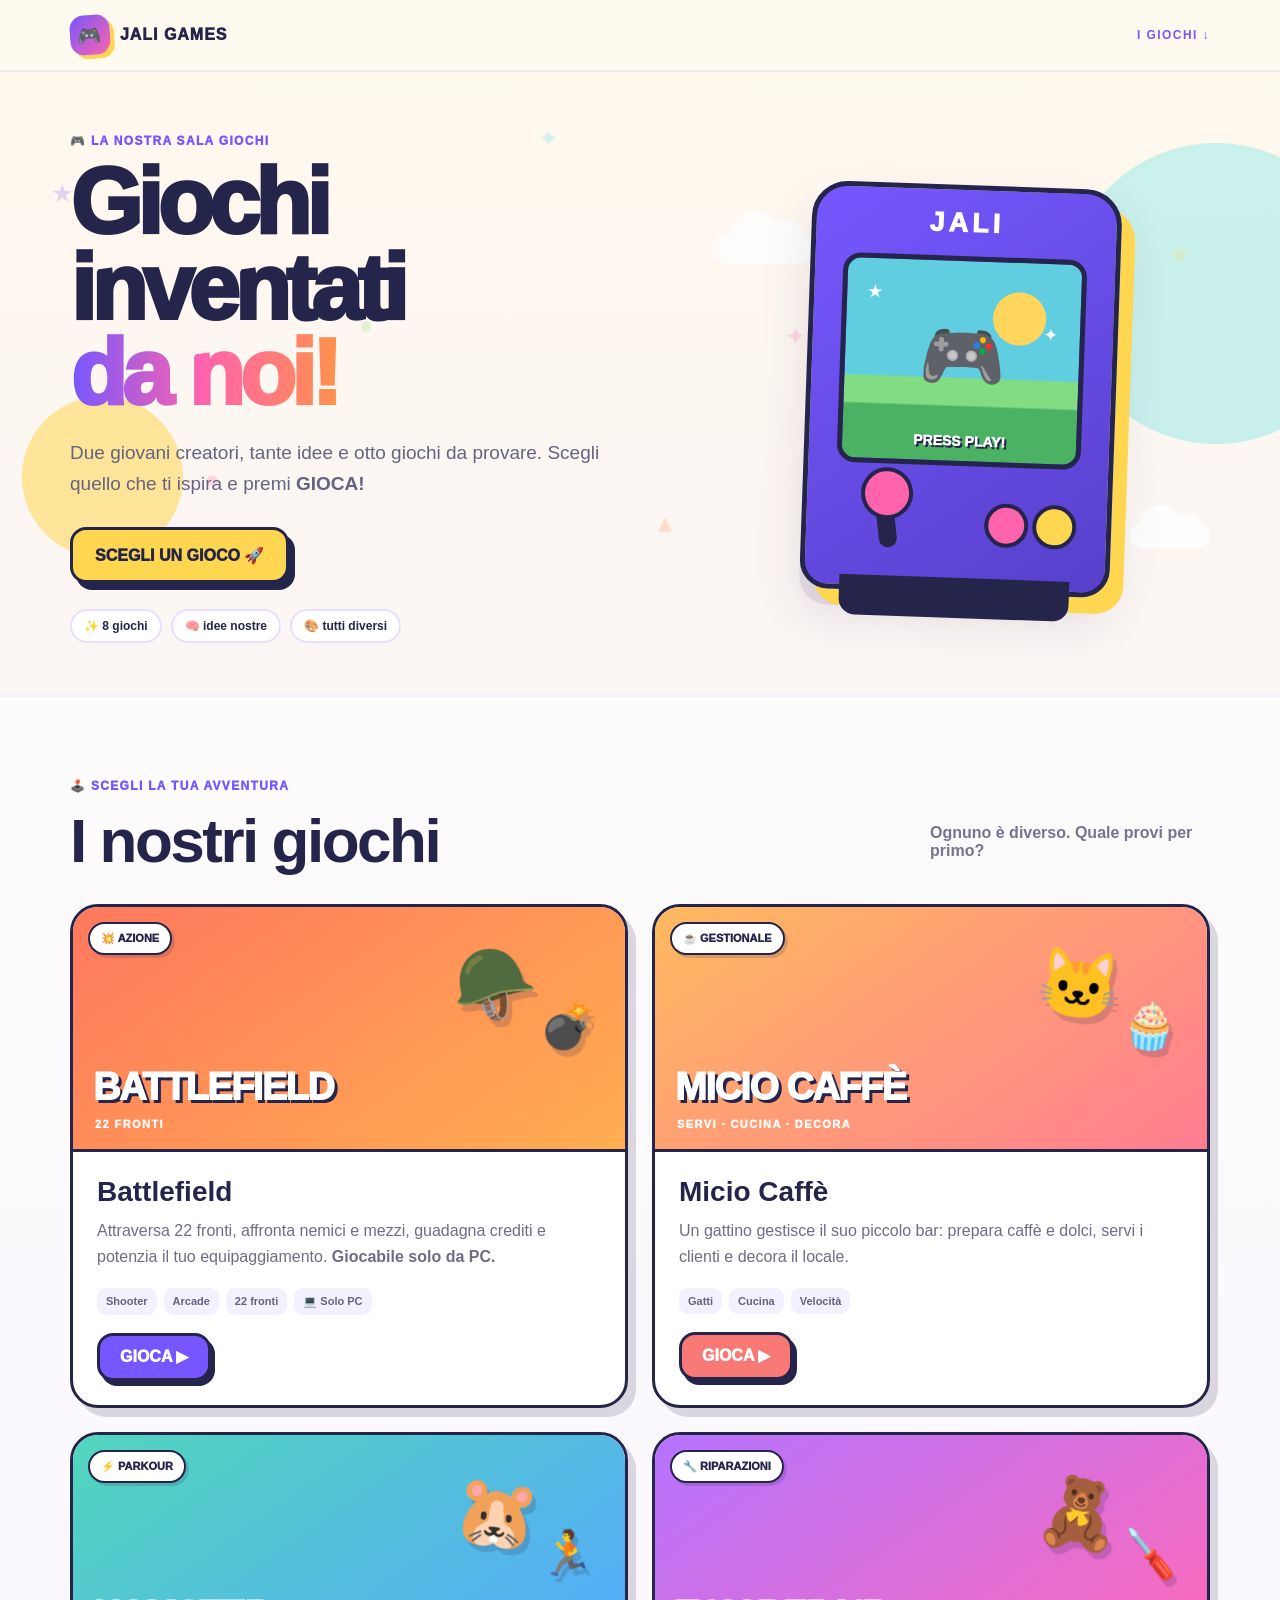
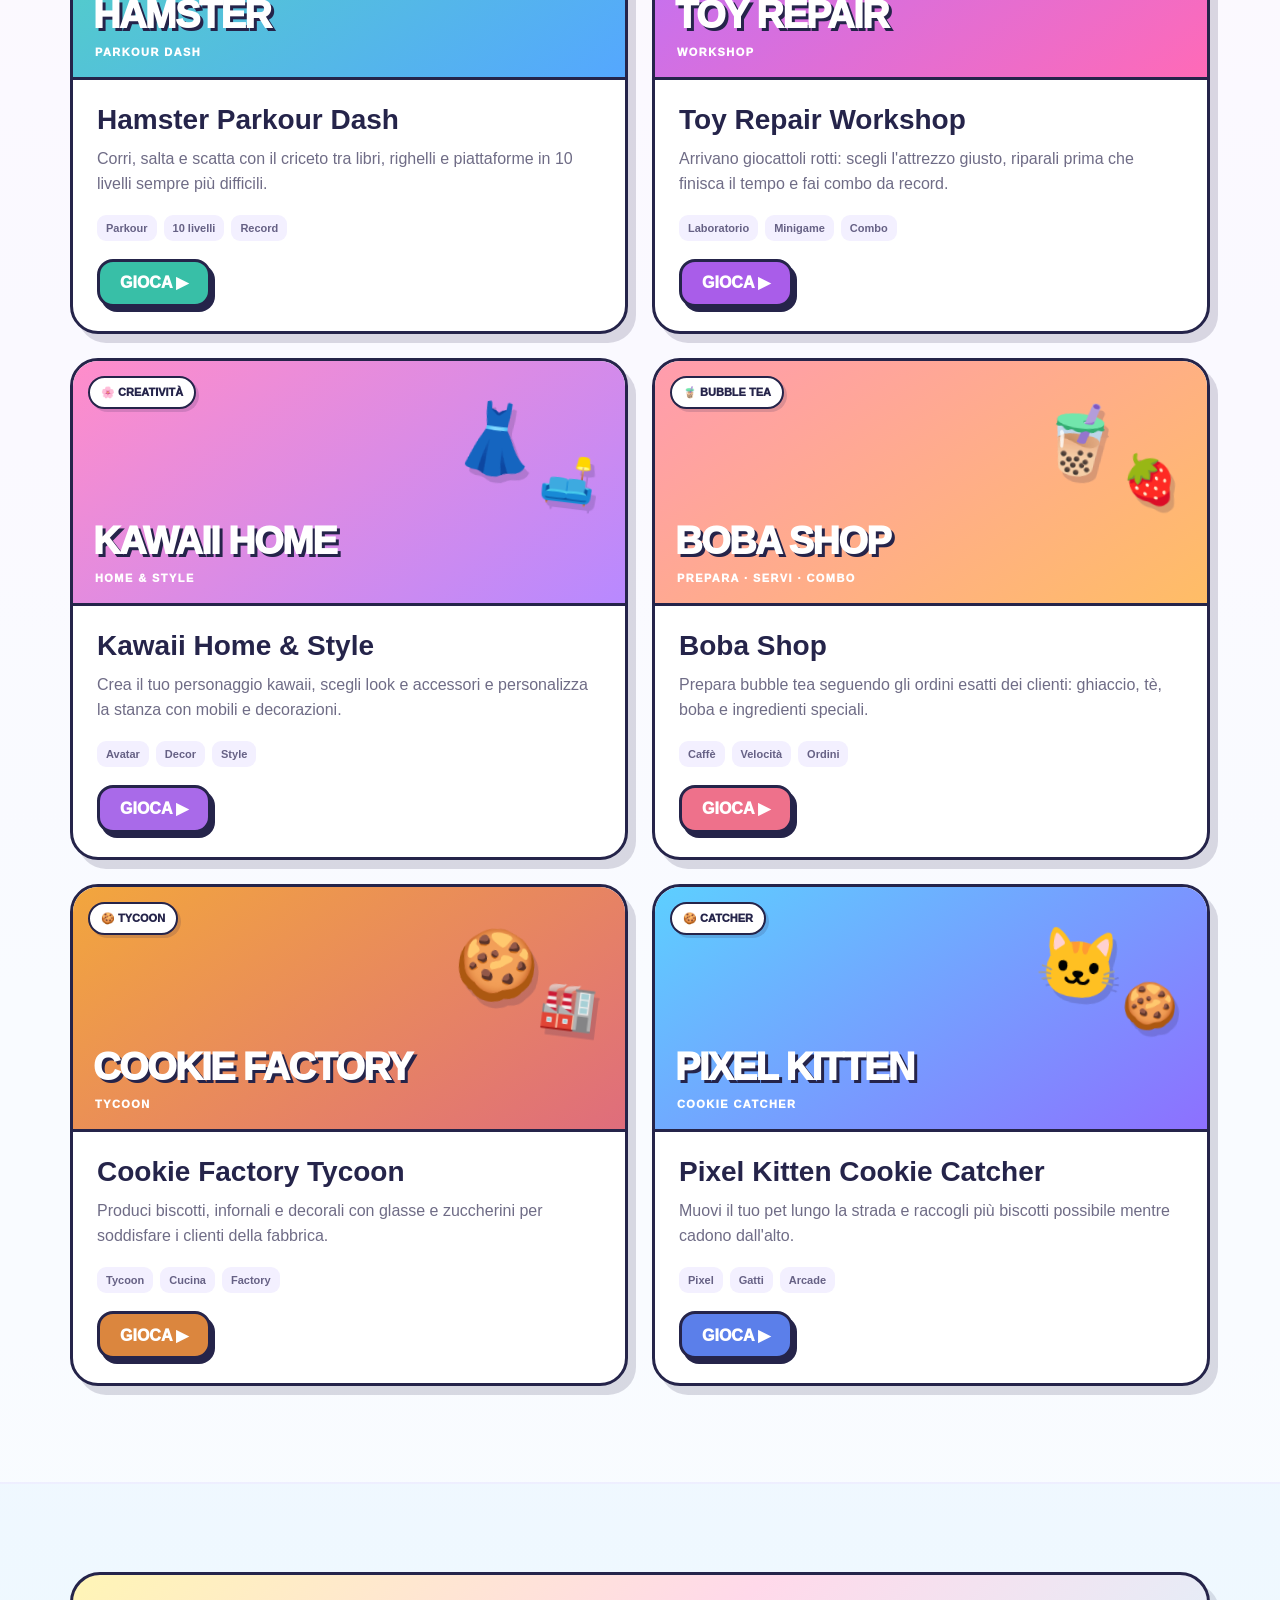
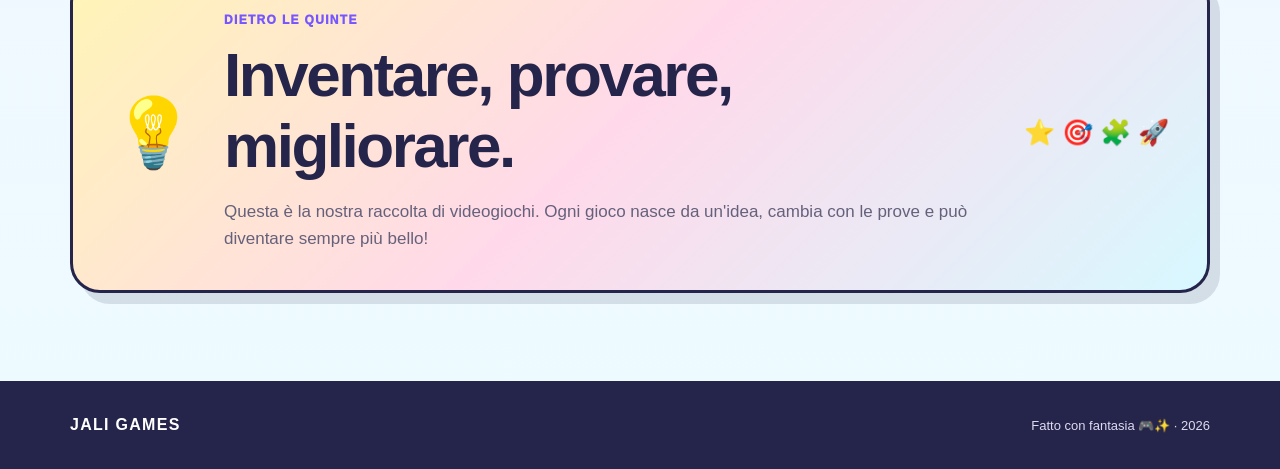
<file: index.html>
<!doctype html>
<html lang="it">
<head>
  <meta charset="utf-8">
  <meta name="viewport" content="width=device-width,initial-scale=1">
  <meta name="description" content="JALI Games: videogiochi inventati e creati da noi.">
  <title>JALI Games</title>
  <link rel="stylesheet" href="style.css">
</head>
<body>
  <div class="confetti" aria-hidden="true">
    <i>★</i><i>●</i><i>✦</i><i>▲</i><i>★</i><i>■</i><i>✦</i><i>●</i>
  </div>

  <header class="topbar">
    <div class="container nav">
      <a class="brand" href="./">
        <span class="logo-face" aria-hidden="true">🎮</span>
        <span>JALI GAMES</span>
      </a>
      <a class="nav-link" href="#giochi">I GIOCHI ↓</a>
    </div>
  </header>

  <main>
    <section class="hero container">
      <div class="hero-copy">
        <div class="tiny-label">🎮 LA NOSTRA SALA GIOCHI</div>
        <h1>Giochi inventati<br><span>da noi!</span></h1>
        <p>Due giovani creatori, tante idee e otto giochi da provare. Scegli quello che ti ispira e premi <strong>GIOCA!</strong></p>
        <div class="hero-buttons">
          <a class="big-button" href="#giochi">SCEGLI UN GIOCO 🚀</a>
        </div>
        <div class="mini-badges">
          <span>✨ 8 giochi</span>
          <span>🧠 idee nostre</span>
          <span>🎨 tutti diversi</span>
        </div>
      </div>

      <div class="hero-arcade" aria-hidden="true">
        <div class="cloud c1"></div><div class="cloud c2"></div>
        <div class="arcade">
          <div class="arcade-top">JALI</div>
          <div class="arcade-screen">
            <span class="pixel-star s1">★</span>
            <span class="pixel-star s2">✦</span>
            <div class="screen-emoji">🎮</div>
            <div class="screen-text">PRESS PLAY!</div>
          </div>
          <div class="stick"></div>
          <div class="red-button"></div>
          <div class="yellow-button"></div>
        </div>
      </div>
    </section>

    <section id="giochi" class="games-section">
      <div class="container">
        <div class="section-heading">
          <div>
            <div class="tiny-label">🕹️ SCEGLI LA TUA AVVENTURA</div>
            <h2>I nostri giochi</h2>
          </div>
          <p>Ognuno è diverso. Quale provi per primo?</p>
        </div>

        <div class="games-grid">
          <article class="game-card battlefield">
            <div class="cover">
              <span class="sticker">💥 AZIONE</span>
              <div class="cover-icons"><b>🪖</b><b>💣</b></div>
              <div class="cover-title">BATTLEFIELD</div>
              <div class="cover-sub">22 FRONTI</div>
            </div>
            <div class="card-body">
              <h3>Battlefield</h3>
              <p>Attraversa 22 fronti, affronta nemici e mezzi, guadagna crediti e potenzia il tuo equipaggiamento. <strong>Giocabile solo da PC.</strong></p>
              <div class="tags"><span>Shooter</span><span>Arcade</span><span>22 fronti</span><span>💻 Solo PC</span></div>
              <div class="card-actions">
                <a class="play-button" href="battlefield.html">GIOCA ▶</a>
                
              </div>
            </div>
          </article>

          <article class="game-card cat">
            <div class="cover">
              <span class="sticker">☕ GESTIONALE</span>
              <div class="cover-icons"><b>🐱</b><b>🧁</b></div>
              <div class="cover-title">MICIO CAFFÈ</div>
              <div class="cover-sub">SERVI · CUCINA · DECORA</div>
            </div>
            <div class="card-body">
              <h3>Micio Caffè</h3>
              <p>Un gattino gestisce il suo piccolo bar: prepara caffè e dolci, servi i clienti e decora il locale.</p>
              <div class="tags"><span>Gatti</span><span>Cucina</span><span>Velocità</span></div>
              <div class="card-actions">
                <a class="play-button" href="micio-caffe.html">GIOCA ▶</a>
              </div>
            </div>
          </article>

          <article class="game-card hamster">
            <div class="cover">
              <span class="sticker">⚡ PARKOUR</span>
              <div class="cover-icons"><b>🐹</b><b>🏃</b></div>
              <div class="cover-title">HAMSTER</div>
              <div class="cover-sub">PARKOUR DASH</div>
            </div>
            <div class="card-body">
              <h3>Hamster Parkour Dash</h3>
              <p>Corri, salta e scatta con il criceto tra libri, righelli e piattaforme in 10 livelli sempre più difficili.</p>
              <div class="tags"><span>Parkour</span><span>10 livelli</span><span>Record</span></div>
              <div class="card-actions">
                <a class="play-button" href="hamster-parkour.html">GIOCA ▶</a>
              </div>
            </div>
          </article>

          <article class="game-card toy">
            <div class="cover">
              <span class="sticker">🔧 RIPARAZIONI</span>
              <div class="cover-icons"><b>🧸</b><b>🪛</b></div>
              <div class="cover-title">TOY REPAIR</div>
              <div class="cover-sub">WORKSHOP</div>
            </div>
            <div class="card-body">
              <h3>Toy Repair Workshop</h3>
              <p>Arrivano giocattoli rotti: scegli l'attrezzo giusto, riparali prima che finisca il tempo e fai combo da record.</p>
              <div class="tags"><span>Laboratorio</span><span>Minigame</span><span>Combo</span></div>
              <div class="card-actions">
                <a class="play-button" href="toy-repair.html">GIOCA ▶</a>
              </div>
            </div>
          </article>


          <article class="game-card kawaii">
            <div class="cover">
              <span class="sticker">🌸 CREATIVITÀ</span>
              <div class="cover-icons"><b>👗</b><b>🛋️</b></div>
              <div class="cover-title">KAWAII HOME</div>
              <div class="cover-sub">HOME & STYLE</div>
            </div>
            <div class="card-body">
              <h3>Kawaii Home & Style</h3>
              <p>Crea il tuo personaggio kawaii, scegli look e accessori e personalizza la stanza con mobili e decorazioni.</p>
              <div class="tags"><span>Avatar</span><span>Decor</span><span>Style</span></div>
              <div class="card-actions">
                <a class="play-button" href="kawaii-home-style.html">GIOCA ▶</a>
              </div>
            </div>
          </article>

          <article class="game-card boba">
            <div class="cover">
              <span class="sticker">🧋 BUBBLE TEA</span>
              <div class="cover-icons"><b>🧋</b><b>🍓</b></div>
              <div class="cover-title">BOBA SHOP</div>
              <div class="cover-sub">PREPARA · SERVI · COMBO</div>
            </div>
            <div class="card-body">
              <h3>Boba Shop</h3>
              <p>Prepara bubble tea seguendo gli ordini esatti dei clienti: ghiaccio, tè, boba e ingredienti speciali.</p>
              <div class="tags"><span>Caffè</span><span>Velocità</span><span>Ordini</span></div>
              <div class="card-actions">
                <a class="play-button" href="boba-shop.html">GIOCA ▶</a>
              </div>
            </div>
          </article>

          <article class="game-card cookie">
            <div class="cover">
              <span class="sticker">🍪 TYCOON</span>
              <div class="cover-icons"><b>🍪</b><b>🏭</b></div>
              <div class="cover-title">COOKIE FACTORY</div>
              <div class="cover-sub">TYCOON</div>
            </div>
            <div class="card-body">
              <h3>Cookie Factory Tycoon</h3>
              <p>Produci biscotti, infornali e decorali con glasse e zuccherini per soddisfare i clienti della fabbrica.</p>
              <div class="tags"><span>Tycoon</span><span>Cucina</span><span>Factory</span></div>
              <div class="card-actions">
                <a class="play-button" href="cookie-factory-tycoon.html">GIOCA ▶</a>
              </div>
            </div>
          </article>


          <article class="game-card kitten">
            <div class="cover">
              <span class="sticker">🍪 CATCHER</span>
              <div class="cover-icons"><b>🐱</b><b>🍪</b></div>
              <div class="cover-title">PIXEL KITTEN</div>
              <div class="cover-sub">COOKIE CATCHER</div>
            </div>
            <div class="card-body">
              <h3>Pixel Kitten Cookie Catcher</h3>
              <p>Muovi il tuo pet lungo la strada e raccogli più biscotti possibile mentre cadono dall'alto.</p>
              <div class="tags"><span>Pixel</span><span>Gatti</span><span>Arcade</span></div>
              <div class="card-actions">
                <a class="play-button" href="pixel-kitten-cookie-catcher.html">GIOCA ▶</a>
              </div>
            </div>
          </article>


        </div>
      </div>
    </section>

    <section class="about-section">
      <div class="container about-card">
        <div class="about-emoji">💡</div>
        <div>
          <div class="tiny-label">DIETRO LE QUINTE</div>
          <h2>Inventare, provare, migliorare.</h2>
          <p>Questa è la nostra raccolta di videogiochi. Ogni gioco nasce da un'idea, cambia con le prove e può diventare sempre più bello!</p>
        </div>
        <div class="doodles" aria-hidden="true">⭐ 🎯 🧩 🚀</div>
      </div>
    </section>
  </main>

  <footer>
    <div class="container footer-inner">
      <strong>JALI GAMES</strong>
      <span>Fatto con fantasia 🎮✨ · <span id="year"></span></span>
    </div>
  </footer>

  <script src="app.js"></script>
</body>
</html>
</file>
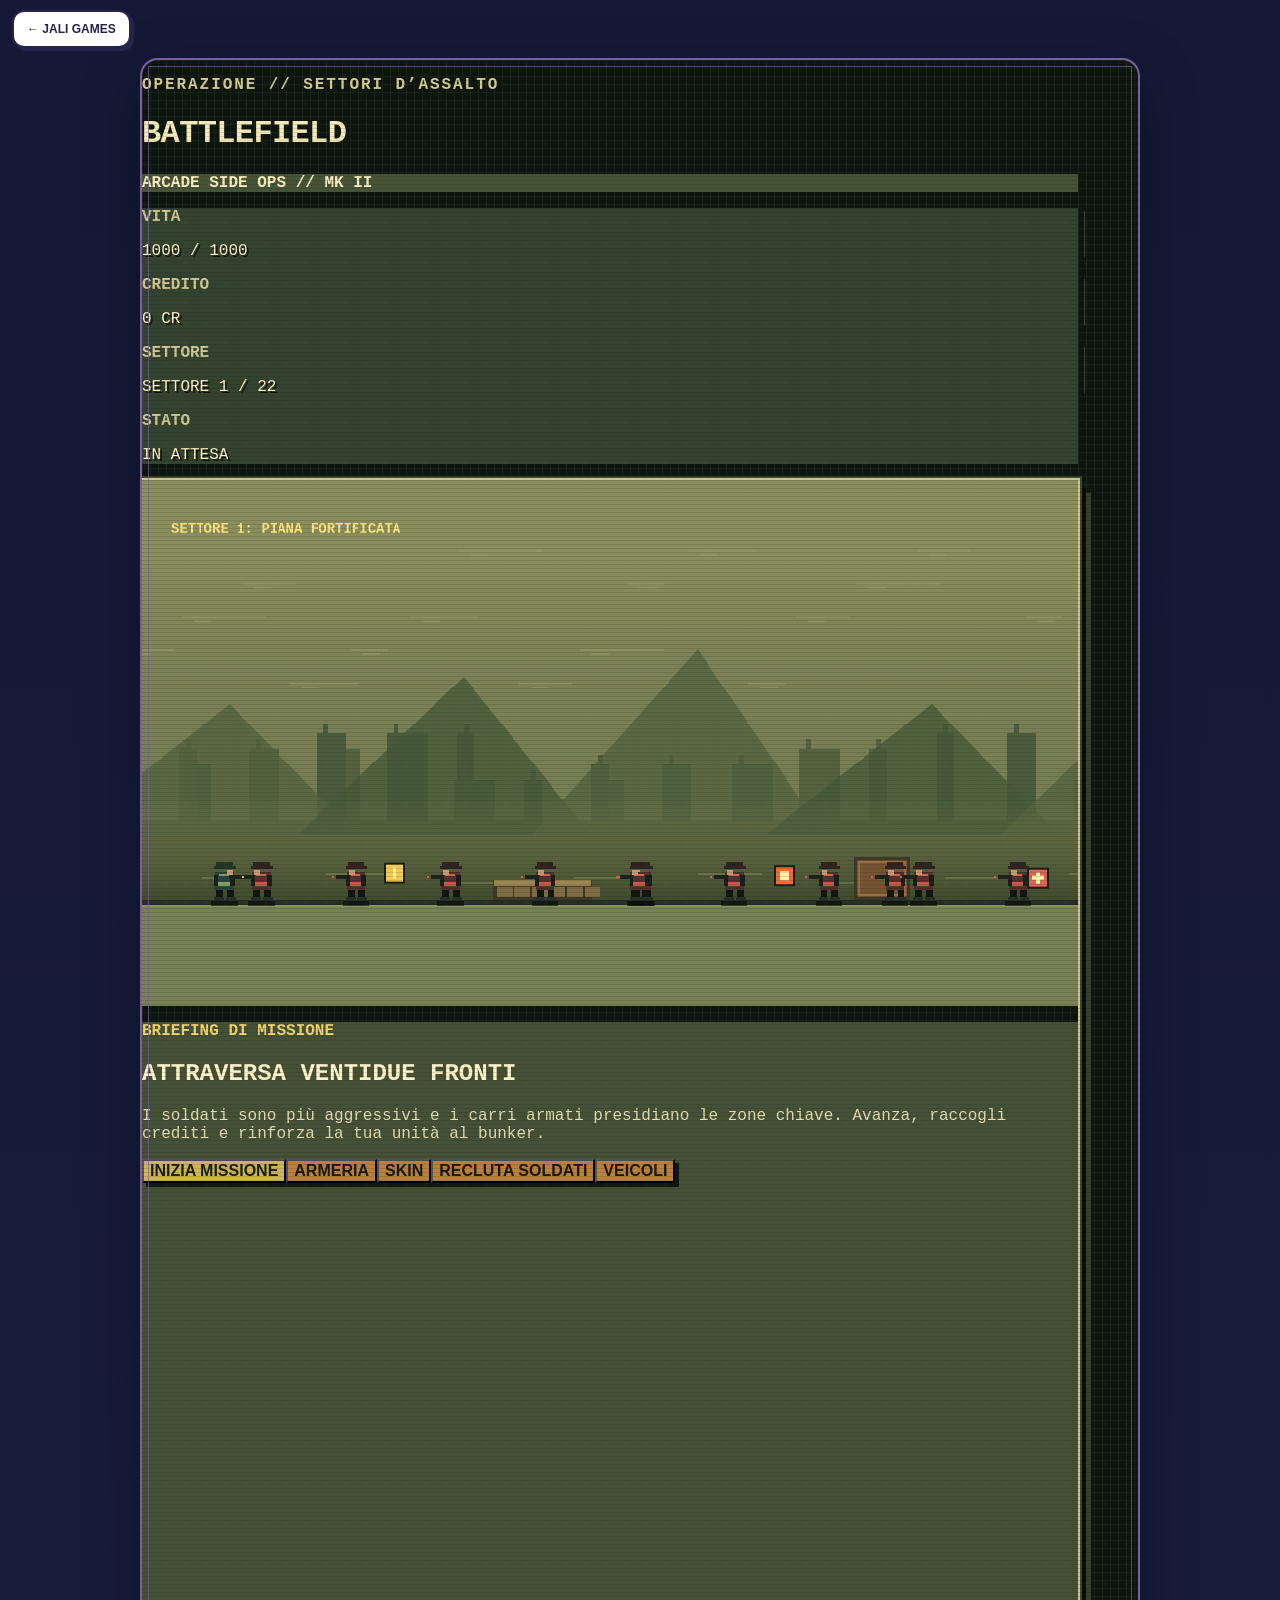
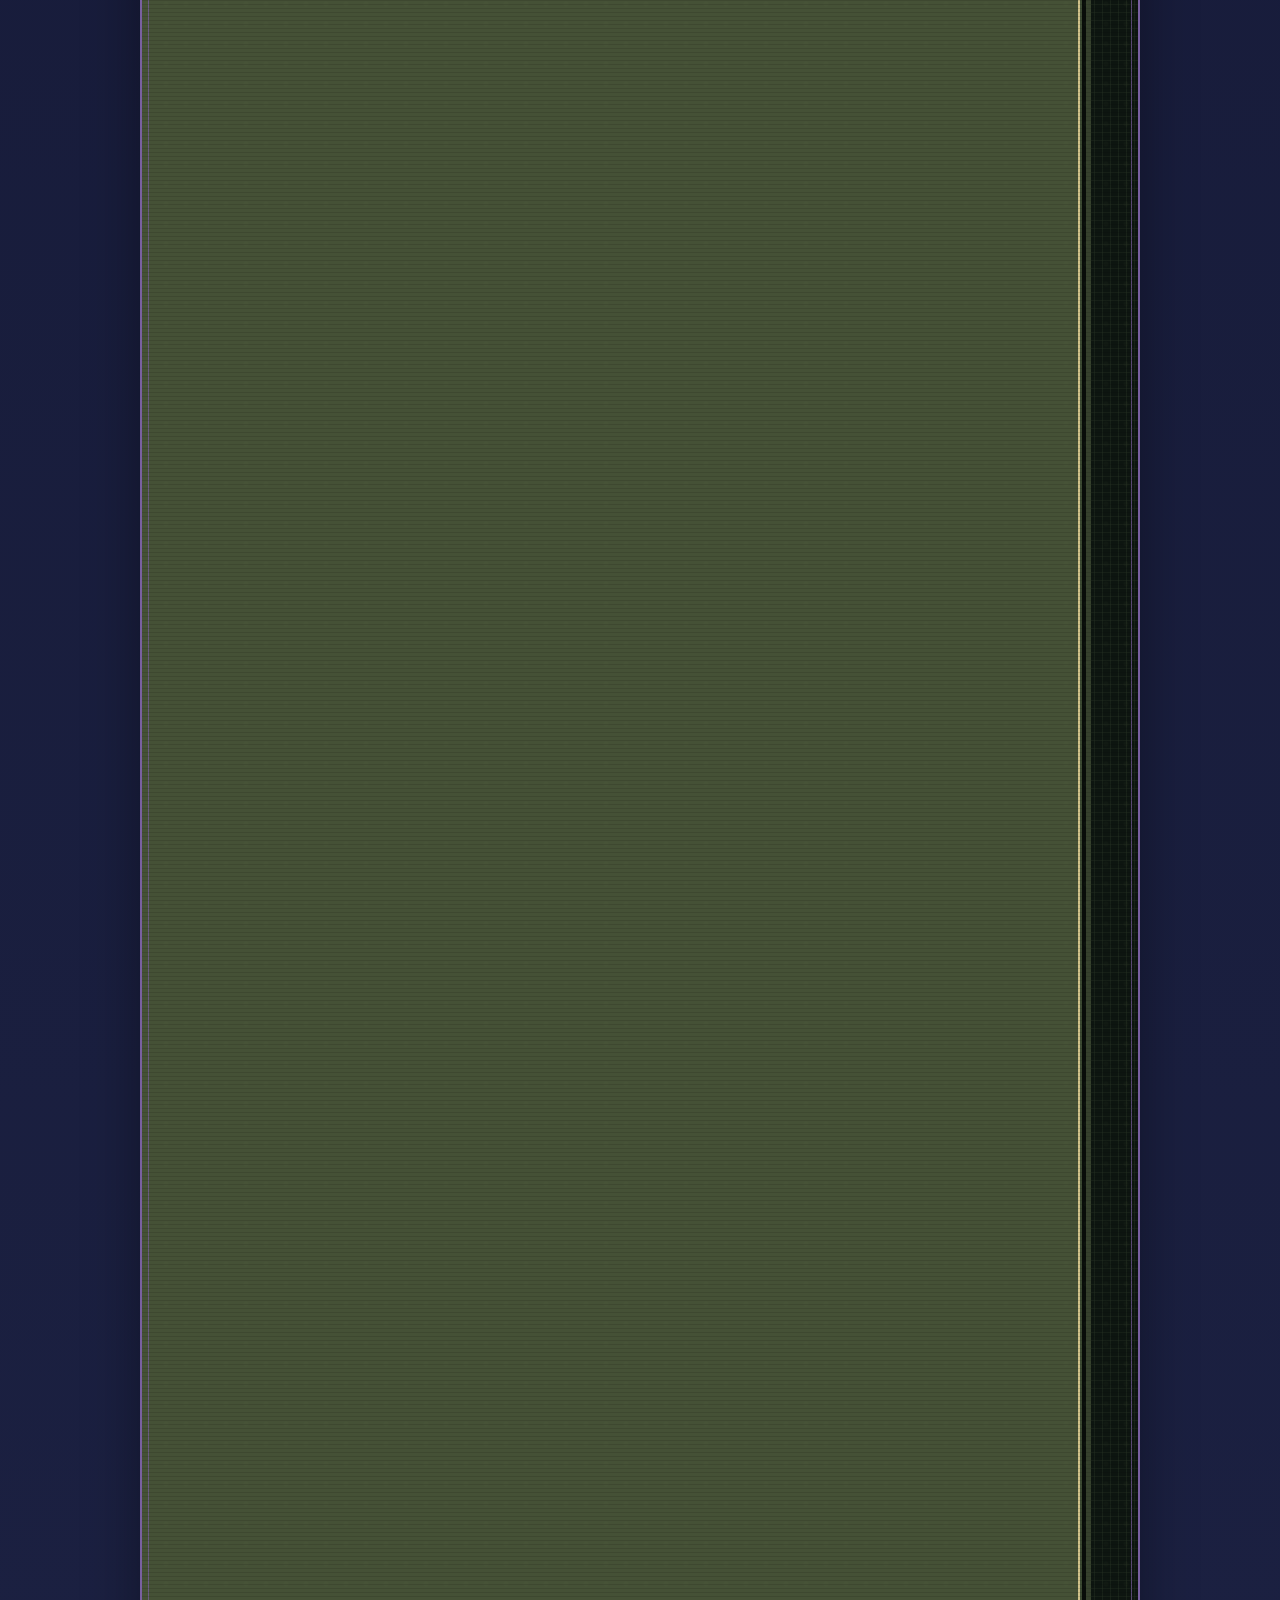
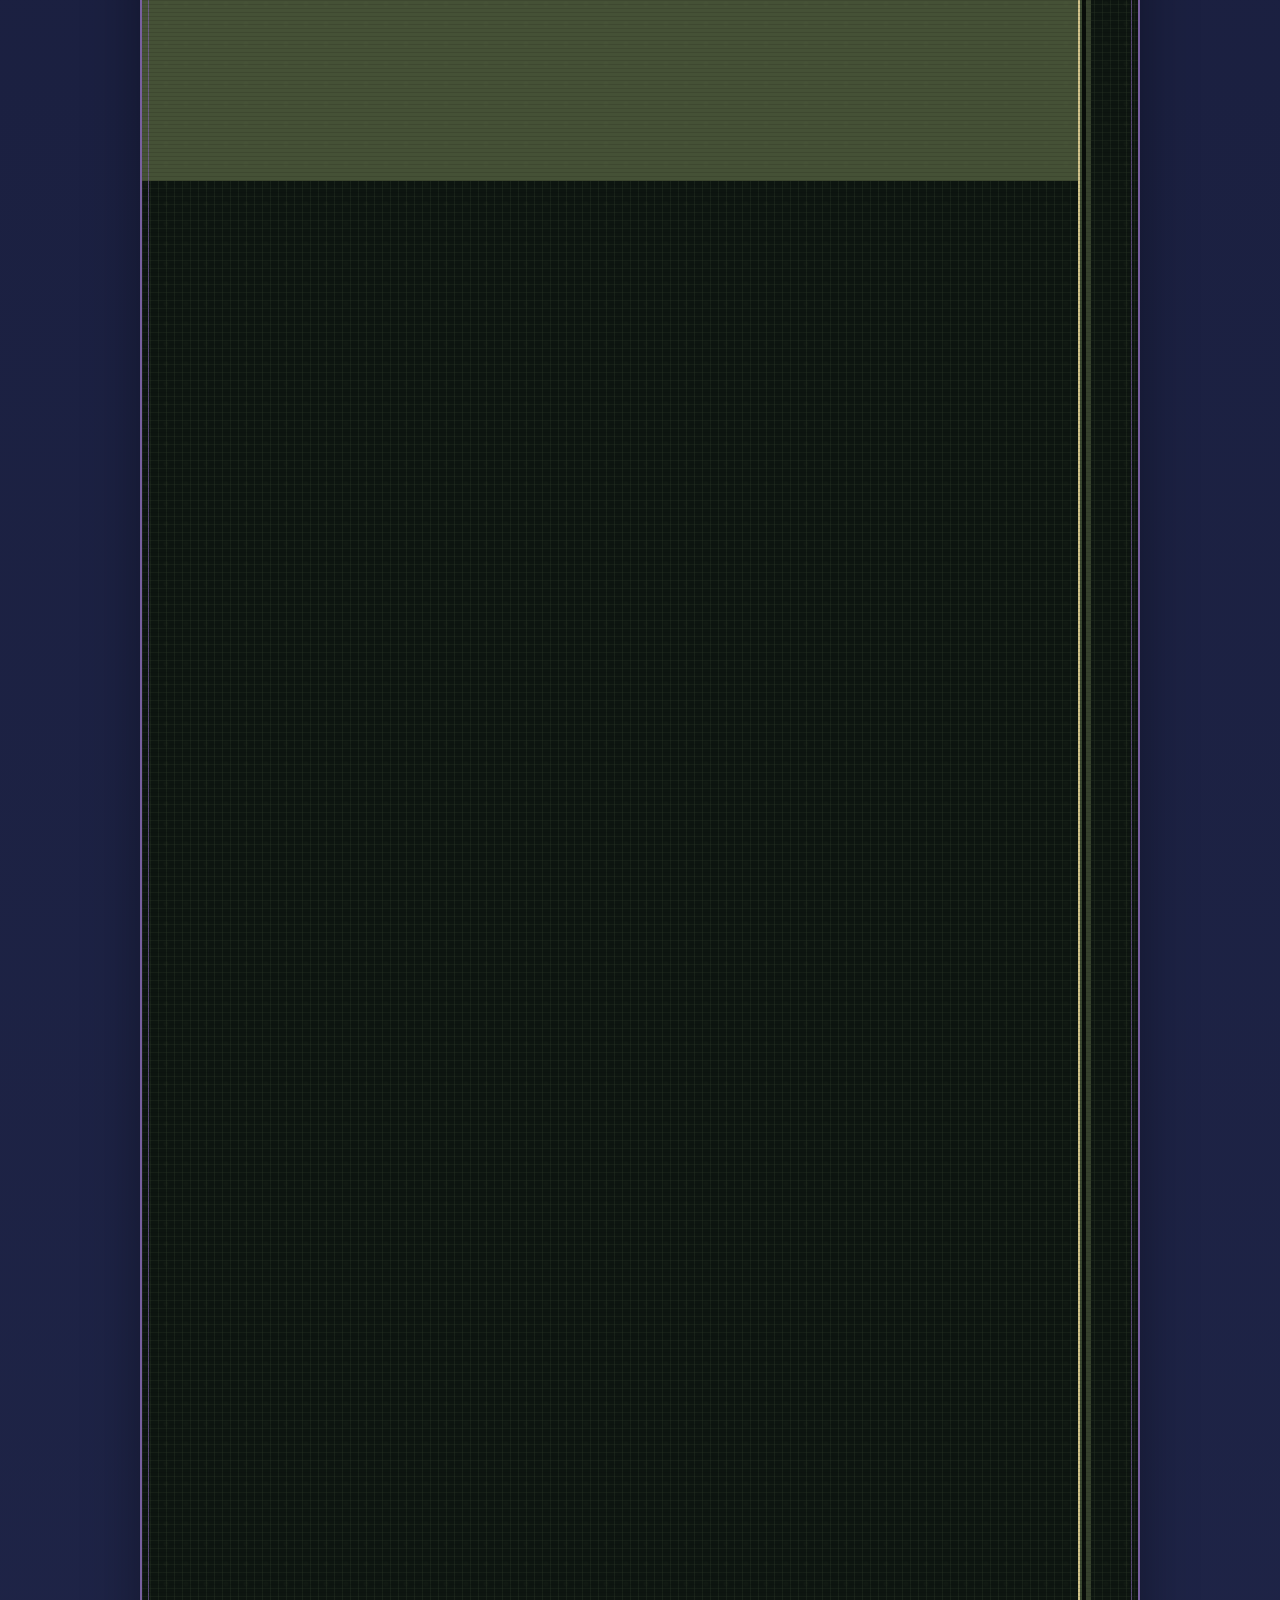
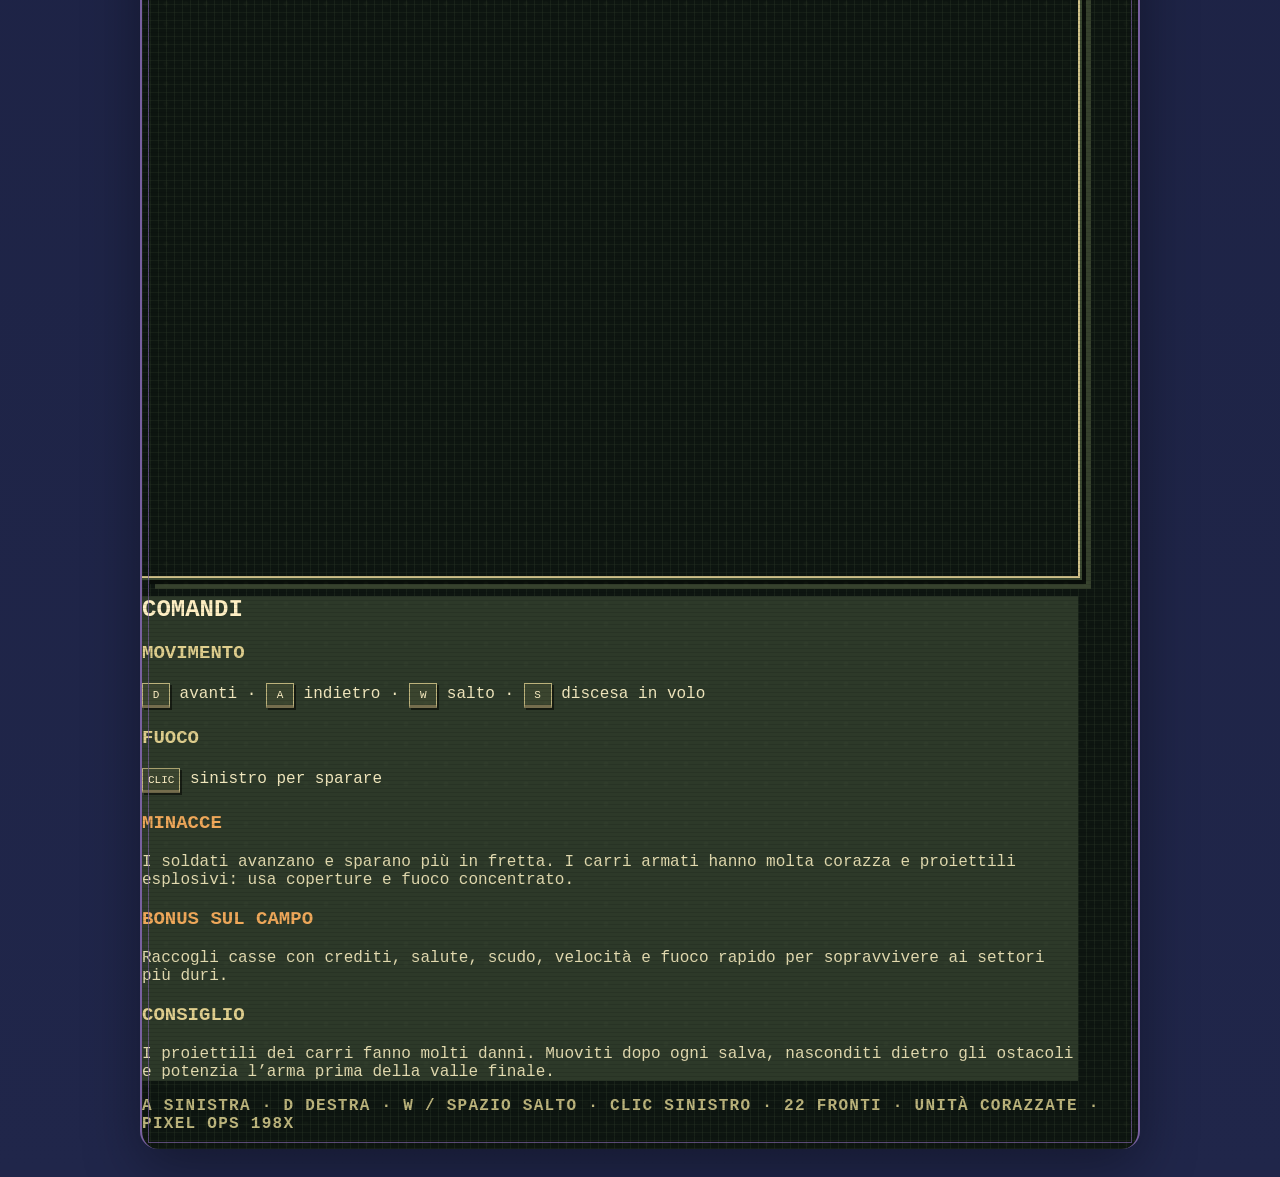
<file: battlefield.html>
<!doctype html>
<!-- Battlefield standalone offline build; Canva/network dependencies removed. -->
<html lang="it"><head>
  <meta charset="UTF-8">
  <meta name="viewport" content="width=device-width, initial-scale=1.0">
  <title>Battlefield Pixel</title>
  
  
  
  
  <style>
    :root{--ink:#0e1510;--panel:#2e3a2a;--sand:#d7c783;--danger:#d65345}
    *{box-sizing:border-box}
    body{margin:0;font-family:Consolas,"Courier New",monospace;overflow-x:hidden;color:#f5edc9}
    .app-shell{width:100%;min-height:100vh;position:relative;overflow:hidden;background-color:#0d1510;background-image:linear-gradient(rgba(91,112,74,.14) 1px,transparent 1px),linear-gradient(90deg,rgba(91,112,74,.14) 1px,transparent 1px);background-size:8px 8px;border-top:2px solid #7960a0;border-left:2px solid #7960a0;border-right:2px solid #7960a0}.app-shell:after{content:"";position:absolute;inset:6px;pointer-events:none;border:1px solid rgba(121,96,160,.7);z-index:0}
    .app-shell:before{content:"";position:absolute;inset:0;pointer-events:none;opacity:.3;background:radial-gradient(circle at 20% 20%,#73835422 0 2px,transparent 3px);background-size:20px 20px}
    .game-frame{box-shadow:0 0 0 2px #d1c28a,0 0 0 4px #3b4931,8px 8px 0 #080d09,13px 13px 0 #36412d}
    canvas{display:block;width:100%;aspect-ratio:16/9;image-rendering:pixelated;image-rendering:crisp-edges;background:#657044;cursor:crosshair}
    .hud-value{color:#fff3c5;text-shadow:2px 2px 0 #11170f}
    .overlay{transition:opacity .2s ease,visibility .2s ease}
    .overlay.is-hidden{opacity:0;visibility:hidden;pointer-events:none}
    .pixel-button{box-shadow:4px 4px 0 #111811;transition:transform .1s,box-shadow .1s,filter .1s}
    .pixel-button:hover:not(:disabled){transform:translate(2px,2px);box-shadow:2px 2px 0 #111811;filter:brightness(1.12)}
    .pixel-button:focus-visible{outline:3px solid #ffe78b;outline-offset:4px}
    .pixel-button:disabled{cursor:not-allowed;filter:grayscale(.65) brightness(.68)}
    .scanlines:after{content:"";pointer-events:none;position:absolute;inset:0;z-index:5;background:repeating-linear-gradient(0deg,rgba(0,0,0,.11) 0,rgba(0,0,0,.11) 1px,transparent 1px,transparent 4px);mix-blend-mode:multiply}
    .key{display:inline-flex;align-items:center;justify-content:center;min-width:28px;height:25px;padding:0 5px;border:1px solid #bdb37c;border-bottom:3px solid #756d4d;background:#3b452f;color:#fff2c6;font-size:11px;box-shadow:2px 2px 0 #151b12}
    .hud-grid>div{position:relative}
    .hud-grid>div:not(:last-child):after{content:"";position:absolute;top:3px;right:-7px;width:1px;height:calc(100% - 6px);background:#75805b;opacity:.45}
    .shop-card{min-height:166px;box-shadow:3px 3px 0 #101710;position:relative;overflow:hidden}.shop-card:before{content:"STOCK // ARMAMENTO";display:block;margin:-.25rem -.25rem .7rem;padding:.22rem .35rem;border-bottom:1px solid #65734d;color:#aeb986;font-size:8px;letter-spacing:.12em}.shop-card:after{content:"•••  ◼  •••";position:absolute;right:8px;bottom:7px;color:#718052;font-size:9px;letter-spacing:.08em}.shop-panel{min-height:calc(100vh - 3rem)}.shop-panel .grid{grid-auto-rows:minmax(166px,auto)}.shop-panel .shop-card{padding:1rem}.shop-panel .shop-card button{min-height:40px}
    .shop-card.owned{outline:2px solid #e6cc67}
    .shop-card.equipped{background:#52663d!important;outline:2px solid #fff0a1}
    .shop-overlay{background:rgba(9,17,10,.94)}
    @media(max-width:767px){.hud-grid>div:after{display:none}}
  </style>
  
 
<style id="offline-tailwind">


*,
::after,
::before,
::backdrop,
::file-selector-button {
  box-sizing: border-box; 

hr {
  height: 0; 

table {
  text-indent: 0; 

img,
svg,
video,
canvas,
audio,
iframe,
embed,
object {
  display: block; 

img,
video {
  max-width: 100%;
  height: auto;
}



::placeholder {
  opacity: 1;
}



@supports (not (-webkit-appearance: -apple-pay-button)) 

:-moz-ui-invalid {
  box-shadow: none;
}


@layer properties;
:root, :host {
  --spacing: 0.25rem;
  --container-md: 28rem;
  --container-3xl: 48rem;
  --container-5xl: 64rem;
  --container-6xl: 72rem;
  --text-xs: 0.75rem;
  --text-xs--line-height: calc(1 / 0.75);
  --text-sm: 0.875rem;
  --text-sm--line-height: calc(1.25 / 0.875);
  --font-weight-bold: 700;
  --tracking-wider: 0.05em;
  --default-transition-duration: 150ms;
  --default-transition-timing-function: cubic-bezier(0.4, 0, 0.2, 1);
}
.absolute {
  position: absolute;
}
.relative {
  position: relative;
}
.inset-0 {
  inset: calc(var(--spacing) * 0);
}
.z-10 {
  z-index: 10;
}
.z-20 {
  z-index: 20;
}
.z-30 {
  z-index: 30;
}
.mx-auto {
  margin-inline: auto;
}
.mt-1 {
  margin-top: calc(var(--spacing) * 1);
}
.mt-2 {
  margin-top: calc(var(--spacing) * 2);
}
.mt-3 {
  margin-top: calc(var(--spacing) * 3);
}
.mt-4 {
  margin-top: calc(var(--spacing) * 4);
}
.mt-5 {
  margin-top: calc(var(--spacing) * 5);
}
.mb-2 {
  margin-bottom: calc(var(--spacing) * 2);
}
.mb-3 {
  margin-bottom: calc(var(--spacing) * 3);
}
.mb-4 {
  margin-bottom: calc(var(--spacing) * 4);
}
.mb-5 {
  margin-bottom: calc(var(--spacing) * 5);
}
.mb-6 {
  margin-bottom: calc(var(--spacing) * 6);
}
.block {
  display: block;
}
.flex {
  display: flex;
}
.grid {
  display: grid;
}
.h-3 {
  height: calc(var(--spacing) * 3);
}
.h-full {
  height: 100%;
}
.min-h-5 {
  min-height: calc(var(--spacing) * 5);
}
.min-h-\[150px\] {
  min-height: 150px;
}
.w-fit {
  width: fit-content;
}
.w-full {
  width: 100%;
}
.max-w-3xl {
  max-width: var(--container-3xl);
}
.max-w-5xl {
  max-width: var(--container-5xl);
}
.max-w-6xl {
  max-width: var(--container-6xl);
}
.max-w-md {
  max-width: var(--container-md);
}
.min-w-0 {
  min-width: calc(var(--spacing) * 0);
}
.grid-cols-2 {
  grid-template-columns: repeat(2, minmax(0, 1fr));
}
.flex-col {
  flex-direction: column;
}
.flex-wrap {
  flex-wrap: wrap;
}
.items-center {
  align-items: center;
}
.items-end {
  align-items: flex-end;
}
.items-start {
  align-items: flex-start;
}
.justify-between {
  justify-content: space-between;
}
.justify-center {
  justify-content: center;
}
.gap-2 {
  gap: calc(var(--spacing) * 2);
}
.gap-3 {
  gap: calc(var(--spacing) * 3);
}
.gap-4 {
  gap: calc(var(--spacing) * 4);
}
.gap-5 {
  gap: calc(var(--spacing) * 5);
}
.space-y-5 {
  :where(& > :not(:last-child)) {
    --tw-space-y-reverse: 0;
    margin-block-start: calc(calc(var(--spacing) * 5) * var(--tw-space-y-reverse));
    margin-block-end: calc(calc(var(--spacing) * 5) * calc(1 - var(--tw-space-y-reverse)));
  }
}
.overflow-hidden {
  overflow: hidden;
}
.overflow-y-auto {
  overflow-y: auto;
}
.border {
  border-style: var(--tw-border-style);
  border-width: 1px;
}
.border-2 {
  border-style: var(--tw-border-style);
  border-width: 2px;
}
.border-4 {
  border-style: var(--tw-border-style);
  border-width: 4px;
}
.border-t {
  border-top-style: var(--tw-border-style);
  border-top-width: 1px;
}
.border-b {
  border-bottom-style: var(--tw-border-style);
  border-bottom-width: 1px;
}
.border-\[\#0b110c\] {
  border-color: #0b110c;
}
.border-\[\#101710\] {
  border-color: #101710;
}
.border-\[\#859160\] {
  border-color: #859160;
}
.border-\[\#879063\] {
  border-color: #879063;
}
.bg-\[\#0d150de8\] {
  background-color: #0d150de8;
}
.bg-\[\#19341ee8\] {
  background-color: #19341ee8;
}
.bg-\[\#172016\] {
  background-color: #172016;
}
.bg-\[\#351513e8\] {
  background-color: #351513e8;
}
.bg-\[\#c64b40\] {
  background-color: #c64b40;
}
.p-3 {
  padding: calc(var(--spacing) * 3);
}
.p-4 {
  padding: calc(var(--spacing) * 4);
}
.p-5 {
  padding: calc(var(--spacing) * 5);
}
.p-6 {
  padding: calc(var(--spacing) * 6);
}
.px-2 {
  padding-inline: calc(var(--spacing) * 2);
}
.px-3 {
  padding-inline: calc(var(--spacing) * 3);
}
.px-4 {
  padding-inline: calc(var(--spacing) * 4);
}
.px-5 {
  padding-inline: calc(var(--spacing) * 5);
}
.py-2 {
  padding-block: calc(var(--spacing) * 2);
}
.py-3 {
  padding-block: calc(var(--spacing) * 3);
}
.py-5 {
  padding-block: calc(var(--spacing) * 5);
}
.pt-4 {
  padding-top: calc(var(--spacing) * 4);
}
.pb-3 {
  padding-bottom: calc(var(--spacing) * 3);
}
.pb-4 {
  padding-bottom: calc(var(--spacing) * 4);
}
.text-center {
  text-align: center;
}
.text-sm {
  font-size: var(--text-sm);
  line-height: var(--tw-leading, var(--text-sm--line-height));
}
.text-xs {
  font-size: var(--text-xs);
  line-height: var(--tw-leading, var(--text-xs--line-height));
}
.text-\[10px\] {
  font-size: 10px;
}
.text-\[11px\] {
  font-size: 11px;
}
.leading-4 {
  --tw-leading: calc(var(--spacing) * 4);
  line-height: calc(var(--spacing) * 4);
}
.leading-5 {
  --tw-leading: calc(var(--spacing) * 5);
  line-height: calc(var(--spacing) * 5);
}
.leading-6 {
  --tw-leading: calc(var(--spacing) * 6);
  line-height: calc(var(--spacing) * 6);
}
.leading-none {
  --tw-leading: 1;
  line-height: 1;
}
.font-bold {
  --tw-font-weight: var(--font-weight-bold);
  font-weight: var(--font-weight-bold);
}
.tracking-\[0\.2em\] {
  --tw-tracking: 0.2em;
  letter-spacing: 0.2em;
}
.tracking-\[0\.18em\] {
  --tw-tracking: 0.18em;
  letter-spacing: 0.18em;
}
.tracking-wider {
  --tw-tracking: var(--tracking-wider);
  letter-spacing: var(--tracking-wider);
}
.text-\[\#f2e9c2\] {
  color: #f2e9c2;
}
.text-\[\#f4d96e\] {
  color: #f4d96e;
}
.shadow-\[4px_4px_0_\#111811\] {
  --tw-shadow: 4px 4px 0 var(--tw-shadow-color, #111811);
  box-shadow: var(--tw-inset-shadow), var(--tw-inset-ring-shadow), var(--tw-ring-offset-shadow), var(--tw-ring-shadow), var(--tw-shadow);
}
.shadow-\[5px_5px_0_\#111811\] {
  --tw-shadow: 5px 5px 0 var(--tw-shadow-color, #111811);
  box-shadow: var(--tw-inset-shadow), var(--tw-inset-ring-shadow), var(--tw-ring-offset-shadow), var(--tw-ring-shadow), var(--tw-shadow);
}
.shadow-\[7px_7px_0_\#070b08\] {
  --tw-shadow: 7px 7px 0 var(--tw-shadow-color, #070b08);
  box-shadow: var(--tw-inset-shadow), var(--tw-inset-ring-shadow), var(--tw-ring-offset-shadow), var(--tw-ring-shadow), var(--tw-shadow);
}
.shadow-inner {
  --tw-shadow: inset 0 2px 4px 0 var(--tw-shadow-color, rgb(0 0 0 / 0.05));
  box-shadow: var(--tw-inset-shadow), var(--tw-inset-ring-shadow), var(--tw-ring-offset-shadow), var(--tw-ring-shadow), var(--tw-shadow);
}
.transition-\[width\] {
  transition-property: width;
  transition-timing-function: var(--tw-ease, var(--default-transition-timing-function));
  transition-duration: var(--tw-duration, var(--default-transition-duration));
}
.duration-150 {
  --tw-duration: 150ms;
  transition-duration: 150ms;
}
.sm\:grid-cols-2 {
  @media (width >= 40rem) {
    grid-template-columns: repeat(2, minmax(0, 1fr));
  }
}
.sm\:grid-cols-3 {
  @media (width >= 40rem) {
    grid-template-columns: repeat(3, minmax(0, 1fr));
  }
}
.sm\:flex-row {
  @media (width >= 40rem) {
    flex-direction: row;
  }
}
.sm\:items-center {
  @media (width >= 40rem) {
    align-items: center;
  }
}
.sm\:items-end {
  @media (width >= 40rem) {
    align-items: flex-end;
  }
}
.sm\:justify-between {
  @media (width >= 40rem) {
    justify-content: space-between;
  }
}
.md\:grid-cols-4 {
  @media (width >= 48rem) {
    grid-template-columns: repeat(4, minmax(0, 1fr));
  }
}
.md\:grid-cols-\[150px_1fr\] {
  @media (width >= 48rem) {
    grid-template-columns: 150px 1fr;
  }
}
.md\:flex-row {
  @media (width >= 48rem) {
    flex-direction: row;
  }
}
.md\:items-end {
  @media (width >= 48rem) {
    align-items: flex-end;
  }
}
.md\:p-7 {
  @media (width >= 48rem) {
    padding: calc(var(--spacing) * 7);
  }
}
.md\:p-8 {
  @media (width >= 48rem) {
    padding: calc(var(--spacing) * 8);
  }
}
.md\:px-8 {
  @media (width >= 48rem) {
    padding-inline: calc(var(--spacing) * 8);
  }
}
.md\:py-8 {
  @media (width >= 48rem) {
    padding-block: calc(var(--spacing) * 8);
  }
}
.lg\:grid-cols-4 {
  @media (width >= 64rem) {
    grid-template-columns: repeat(4, minmax(0, 1fr));
  }
}
.lg\:grid-cols-\[1fr_260px\] {
  @media (width >= 64rem) {
    grid-template-columns: 1fr 260px;
  }
}
@property --tw-space-y-reverse {
  syntax: "*";
  inherits: false;
  initial-value: 0;
}
@property --tw-border-style {
  syntax: "*";
  inherits: false;
  initial-value: solid;
}
@property --tw-leading {
  syntax: "*";
  inherits: false;
}
@property --tw-font-weight {
  syntax: "*";
  inherits: false;
}
@property --tw-tracking {
  syntax: "*";
  inherits: false;
}
@property --tw-shadow {
  syntax: "*";
  inherits: false;
  initial-value: 0 0 #0000;
}
@property --tw-shadow-color {
  syntax: "*";
  inherits: false;
}
@property --tw-shadow-alpha {
  syntax: "<percentage>";
  inherits: false;
  initial-value: 100%;
}
@property --tw-inset-shadow {
  syntax: "*";
  inherits: false;
  initial-value: 0 0 #0000;
}
@property --tw-inset-shadow-color {
  syntax: "*";
  inherits: false;
}
@property --tw-inset-shadow-alpha {
  syntax: "<percentage>";
  inherits: false;
  initial-value: 100%;
}
@property --tw-ring-color {
  syntax: "*";
  inherits: false;
}
@property --tw-ring-shadow {
  syntax: "*";
  inherits: false;
  initial-value: 0 0 #0000;
}
@property --tw-inset-ring-color {
  syntax: "*";
  inherits: false;
}
@property --tw-inset-ring-shadow {
  syntax: "*";
  inherits: false;
  initial-value: 0 0 #0000;
}
@property --tw-ring-inset {
  syntax: "*";
  inherits: false;
}
@property --tw-ring-offset-width {
  syntax: "<length>";
  inherits: false;
  initial-value: 0px;
}
@property --tw-ring-offset-color {
  syntax: "*";
  inherits: false;
  initial-value: #fff;
}
@property --tw-ring-offset-shadow {
  syntax: "*";
  inherits: false;
  initial-value: 0 0 #0000;
}
@property --tw-duration {
  syntax: "*";
  inherits: false;
}
@layer properties {
  @supports ((-webkit-hyphens: none) and (not (margin-trim: inline))) or ((-moz-orient: inline) and (not (color:rgb(from red r g b)))) {
    *, ::before, ::after, ::backdrop {
      --tw-space-y-reverse: 0;
      --tw-border-style: solid;
      --tw-leading: initial;
      --tw-font-weight: initial;
      --tw-tracking: initial;
      --tw-shadow: 0 0 #0000;
      --tw-shadow-color: initial;
      --tw-shadow-alpha: 100%;
      --tw-inset-shadow: 0 0 #0000;
      --tw-inset-shadow-color: initial;
      --tw-inset-shadow-alpha: 100%;
      --tw-ring-color: initial;
      --tw-ring-shadow: 0 0 #0000;
      --tw-inset-ring-color: initial;
      --tw-inset-ring-shadow: 0 0 #0000;
      --tw-ring-inset: initial;
      --tw-ring-offset-width: 0px;
      --tw-ring-offset-color: #fff;
      --tw-ring-offset-shadow: 0 0 #0000;
      --tw-duration: initial;
    }
  }
}

</style>

<style id="jali-battlefield-fit">
html{background:#151936}
body{
  background:linear-gradient(180deg,#151936,#20264a)!important;
  min-height:100vh;
  padding:58px 12px 28px;
}
.app-shell{
  width:min(100%,1000px)!important;
  min-height:auto!important;
  margin:0 auto!important;
  border-radius:18px;
  box-shadow:0 18px 55px rgba(0,0,0,.35);
}
.app-shell > header,
.app-shell > main{
  max-width:936px!important;
}
@media(min-width:1024px){
  .app-shell > main{
    grid-template-columns:minmax(0,1fr) 205px!important;
  }
}
#jali-home-button{
  position:fixed;
  left:12px;
  top:10px;
  z-index:99999;
  display:inline-flex;
  align-items:center;
  min-height:38px;
  padding:0 13px;
  border-radius:12px;
  border:2px solid #25244a;
  background:#fff;
  color:#25244a;
  text-decoration:none;
  font-family:Arial,Helvetica,sans-serif;
  font-size:12px;
  font-weight:900;
  box-shadow:3px 3px 0 #25244a;
}
@media(max-width:700px){
  body{padding:54px 6px 16px}
  .app-shell{width:100%!important;border-radius:10px}
}
</style>

</head>
 <body data-template-id="__page-root" style="background: rgb(23, 31, 24);">
<a id="jali-home-button" href="index.html">← JALI GAMES</a>
  <div class="app-shell w-full px-4 py-5 md:px-8 md:py-8">
   <header class="relative mx-auto mb-5 flex w-full max-w-6xl flex-col justify-between gap-3 md:flex-row md:items-end">
    <div>
     <p data-template-id="eyebrow" class="canva-text mb-2 font-bold tracking-[0.18em]" style="color: rgb(214, 203, 145); font-weight: 700; font-style: normal; font-size: 16px; letter-spacing: 0.12rem;">OPERAZIONE // SETTORI D’ASSALTO</p>
     <h1 data-template-id="game-title" class="canva-text font-bold leading-none" style="color: rgb(245, 233, 184); font-weight: 700; font-style: normal; font-size: 32px; letter-spacing: -0.04rem;">BATTLEFIELD</h1>
    </div>
    <div data-template-id="header-tag" class="canva-tag w-fit border-2 px-3 py-2 text-xs font-bold tracking-wider" style="background: rgb(69, 84, 55); color: rgb(247, 237, 189); font-weight: 700; font-style: normal; font-size: 16px;">ARCADE SIDE OPS // MK II</div>
   </header>
   <main class="relative mx-auto grid w-full max-w-6xl gap-5 lg:grid-cols-[1fr_260px]">
    <section aria-label="Campo di battaglia laterale" class="min-w-0">
     <div data-template-id="hud-panel" class="canva-panel hud-grid mb-3 grid grid-cols-2 gap-3 border-2 p-3 shadow-[4px_4px_0_#111811] md:grid-cols-4" style="background: rgb(52, 67, 47);">
      <div>
       <p data-template-id="health-label" class="canva-text text-[10px] font-bold tracking-wider" style="color: rgb(208, 199, 146); font-weight: 700; font-style: normal; font-size: 16px;">VITA</p>
       <div class="mt-1 h-3 w-full border border-[#0b110c] bg-[#172016] shadow-inner">
        <div id="health-bar" class="h-full bg-[#c64b40] transition-[width] duration-150"></div>
       </div>
       <p id="health-text" class="hud-value mt-1 text-xs font-bold" aria-live="polite">400 / 400</p>
      </div>
      <div>
       <p data-template-id="coins-label" class="canva-text text-[10px] font-bold tracking-wider" style="color: rgb(208, 199, 146); font-weight: 700; font-style: normal; font-size: 16px;">CREDITO</p>
       <p id="coins-text" class="hud-value mt-2 text-xs font-bold" aria-live="polite">0 CR</p>
      </div>
      <div>
       <p data-template-id="objective-label" class="canva-text text-[10px] font-bold tracking-wider" style="color: rgb(208, 199, 146); font-weight: 700; font-style: normal; font-size: 16px;">SETTORE</p>
       <p id="objective-text" class="hud-value mt-2 text-xs font-bold" aria-live="polite">SETTORE 1 / 3</p>
      </div>
      <div>
       <p data-template-id="status-label" class="canva-text text-[10px] font-bold tracking-wider" style="color: rgb(208, 199, 146); font-weight: 700; font-style: normal; font-size: 16px;">STATO</p>
       <p id="status-text" class="hud-value mt-2 text-xs font-bold" aria-live="polite">IN ATTESA</p>
      </div>
     </div>
     <div class="game-frame scanlines relative overflow-hidden border-4 border-[#101710]">
      <canvas id="game-canvas" width="960" height="540" tabindex="0" aria-label="Battlefield Pixel laterale: D per avanzare, A per arretrare, W per saltare, S per scendere in volo, clic sinistro per sparare"></canvas>
      <div id="start-screen" class="overlay absolute inset-0 z-10 flex items-center justify-center bg-[#0d150de8] p-5">
       <div data-template-id="start-panel" class="canva-panel max-w-md border-2 p-6 text-center shadow-[7px_7px_0_#070b08]" style="background: rgb(69, 81, 54); color: rgb(244, 235, 198);">
        <p data-template-id="start-kicker" class="canva-text mb-3 text-xs font-bold tracking-[0.2em]" style="color: rgb(240, 212, 103); font-weight: 700; font-style: normal; font-size: 16px;">BRIEFING DI MISSIONE</p>
        <h2 data-template-id="start-title" class="canva-text mb-4 font-bold" style="color: rgb(255, 241, 200); font-weight: 700; font-style: normal; font-size: 24px;">ATTRAVERSA VENTIDUE FRONTI</h2>
        <p data-template-id="start-copy" class="canva-text mb-6 text-sm leading-6" style="color: rgb(227, 219, 177); font-weight: 400; font-style: normal; font-size: 16px;">I soldati sono più aggressivi e i carri armati presidiano le zone chiave. Avanza, raccogli crediti e rinforza la tua unità al bunker.</p>
        <div class="flex flex-wrap justify-center gap-3"><button id="start-button" data-template-id="start-button-label" type="button" class="canva-button pixel-button border-2 px-5 py-3 text-sm font-bold" style="background: rgb(208, 182, 83); color: rgb(24, 33, 22); font-weight: 700; font-style: normal; font-size: 16px;">INIZIA MISSIONE</button><button id="open-armory" data-template-id="open-armory-label" type="button" class="canva-button pixel-button border-2 px-5 py-3 text-sm font-bold" style="background: rgb(185, 128, 62); color: rgb(23, 27, 18); font-weight: 700; font-style: normal; font-size: 16px;">ARMERIA</button><button id="open-skins" data-template-id="open-skins-label" type="button" class="canva-button pixel-button border-2 px-5 py-3 text-sm font-bold" style="background: rgb(185, 128, 62); color: rgb(23, 27, 18); font-weight: 700; font-style: normal; font-size: 16px;">SKIN</button><button id="open-recruitment" data-template-id="open-recruitment-label" type="button" class="canva-button pixel-button border-2 px-5 py-3 text-sm font-bold" style="background: rgb(185, 128, 62); color: rgb(23, 27, 18); font-weight: 700; font-style: normal; font-size: 16px;">RECLUTA SOLDATI</button><button id="open-vehicles" data-template-id="open-vehicles-label" type="button" class="canva-button pixel-button border-2 px-5 py-3 text-sm font-bold" style="background: rgb(185, 128, 62); color: rgb(23, 27, 18); font-weight: 700; font-style: normal; font-size: 16px;">VEICOLI</button>
        </div>
        <div id="recruitment-screen" class="overlay is-hidden shop-overlay absolute inset-0 z-30 overflow-y-auto p-4 md:p-7">
         <section data-template-id="recruitment-panel" class="canva-panel mx-auto max-w-3xl border-2 p-5 shadow-[7px_7px_0_#070b08] md:p-7" aria-labelledby="recruitment-title" style="background: rgb(53, 67, 46); color: rgb(245, 237, 201);">
          <div class="mb-4 flex items-end justify-between gap-3 border-b border-[#859160] pb-3">
           <div>
            <p data-template-id="recruitment-kicker" class="canva-text mb-2 text-xs font-bold tracking-[0.18em]" style="color: rgb(240, 212, 103); font-weight: 700; font-style: normal; font-size: 16px;">RINFORZI // UNITÀ ALLEATE</p>
            <h2 id="recruitment-title" data-template-id="recruitment-title-text" class="canva-text font-bold" style="color: rgb(255, 241, 200); font-weight: 700; font-style: normal; font-size: 24px;">RECLUTAMENTO</h2>
           </div>
           <p id="recruitment-coins" class="hud-value text-sm font-bold" aria-live="polite"></p>
          </div>
          <p data-template-id="recruitment-copy" class="canva-text mb-4 text-xs leading-5" style="color: rgb(227, 219, 177); font-weight: 400; font-style: normal; font-size: 16px;">Investi i crediti raccolti per aggiungere soldati alleati alla tua unità.</p>
          <div class="grid gap-3 sm:grid-cols-3">
           <article data-template-id="recruit-scout-card" class="canva-card border-2 p-3" style="background: rgb(41, 53, 36);">
            <h3 data-template-id="recruit-scout-title" class="canva-text font-bold" style="color: rgb(255, 226, 122); font-weight: 700; font-style: normal; font-size: 19px;">ESPLORATORE</h3>
            <p data-template-id="recruit-scout-price" class="canva-text mt-1 text-xs" style="color: rgb(231, 223, 180); font-weight: 400; font-style: normal; font-size: 16px;">23 CR</p><button data-recruit-type="scout" data-recruit-cost="23" data-template-id="recruit-buy-label" type="button" class="canva-button pixel-button mt-3 w-full border-2 px-2 py-2 text-xs font-bold" style="background: rgb(185, 128, 62); color: rgb(23, 27, 18); font-weight: 700; font-style: normal; font-size: 16px;">RECLUTA</button>
           </article>
           <article data-template-id="recruit-rifle-card" class="canva-card border-2 p-3" style="background: rgb(41, 53, 36);">
            <h3 data-template-id="recruit-rifle-title" class="canva-text font-bold" style="color: rgb(255, 226, 122); font-weight: 700; font-style: normal; font-size: 19px;">FUCILIERE</h3>
            <p data-template-id="recruit-rifle-price" class="canva-text mt-1 text-xs" style="color: rgb(231, 223, 180); font-weight: 400; font-style: normal; font-size: 16px;">20 CR</p><button data-recruit-type="rifle" data-recruit-cost="38" data-template-id="recruit-buy-label" type="button" class="canva-button pixel-button mt-3 w-full border-2 px-2 py-2 text-xs font-bold" style="background: rgb(185, 128, 62); color: rgb(23, 27, 18); font-weight: 700; font-style: normal; font-size: 16px;">RECLUTA</button>
           </article>
           <article data-template-id="recruit-heavy-card" class="canva-card border-2 p-3" style="background: rgb(41, 53, 36);">
            <h3 data-template-id="recruit-heavy-title" class="canva-text font-bold" style="color: rgb(255, 226, 122); font-weight: 700; font-style: normal; font-size: 19px;">VETERANO</h3>
            <p data-template-id="recruit-heavy-price" class="canva-text mt-1 text-xs" style="color: rgb(231, 223, 180); font-weight: 400; font-style: normal; font-size: 16px;">57 CR</p><button data-recruit-type="heavy" data-recruit-cost="57" data-template-id="recruit-buy-label" type="button" class="canva-button pixel-button mt-3 w-full border-2 px-2 py-2 text-xs font-bold" style="background: rgb(185, 128, 62); color: rgb(23, 27, 18); font-weight: 700; font-style: normal; font-size: 16px;">RECLUTA</button>
           </article>
          </div>
          <p id="recruitment-count" class="mt-4 text-xs text-[#f4d96e]" aria-live="polite"></p>
          <p id="recruitment-message" class="min-h-5 text-xs text-[#f4d96e]" aria-live="polite"></p><button id="close-recruitment" data-template-id="close-recruitment-label" type="button" class="canva-button pixel-button mt-3 border-2 px-4 py-2 text-xs font-bold" style="background: rgb(208, 182, 83); color: rgb(24, 33, 22); font-weight: 700; font-style: normal; font-size: 16px;">CHIUDI</button>
         </section>
        </div>
        <div id="skins-screen" class="overlay is-hidden shop-overlay absolute inset-0 z-30 overflow-y-auto p-4 md:p-7">
         <section data-template-id="skins-panel" class="canva-panel mx-auto max-w-3xl border-2 p-5 shadow-[7px_7px_0_#070b08] md:p-7" aria-labelledby="skins-title" style="background: rgb(53, 67, 46); color: rgb(245, 237, 201);">
          <div class="mb-4 border-b border-[#859160] pb-3">
           <p data-template-id="skins-kicker" class="canva-text mb-2 text-xs font-bold tracking-[0.18em]" style="color: rgb(240, 212, 103); font-weight: 700; font-style: normal; font-size: 16px;">PERSONALIZZAZIONE // UNITÀ</p>
           <h2 id="skins-title" data-template-id="skins-title-text" class="canva-text font-bold" style="color: rgb(255, 241, 200); font-weight: 700; font-style: normal; font-size: 24px;">SKIN OPERATORE</h2>
          </div>
          <div class="grid gap-4 md:grid-cols-[150px_1fr]">
           <div data-template-id="skin-preview-panel" class="canva-panel flex min-h-[150px] items-center justify-center border-2 p-3" style="background: rgb(41, 53, 36); color: rgb(245, 237, 201);">
            <canvas id="skin-preview" width="100" height="150" aria-label="Anteprima skin"></canvas>
           </div>
           <div>
            <p data-template-id="skins-copy" class="canva-text mb-3 text-xs leading-5" style="color: rgb(227, 219, 177); font-weight: 400; font-style: normal; font-size: 16px;">Scegli una skin sbloccata per cambiare immediatamente l’aspetto del personaggio. Le skin bloccate non sono selezionabili.</p>
            <div id="skins-grid" class="grid gap-2 sm:grid-cols-2"></div>
           </div>
          </div>
          <p id="skins-message" class="mt-4 min-h-5 text-xs text-[#f4d96e]" aria-live="polite"></p>
          <div class="flex flex-wrap gap-3"><button id="apply-skin" data-template-id="apply-skin-label" type="button" class="canva-button pixel-button border-2 px-4 py-2 text-xs font-bold" style="background: rgb(208, 182, 83); color: rgb(24, 33, 22); font-weight: 700; font-style: normal; font-size: 16px;">APPLICA SKIN</button><button id="close-skins" data-template-id="close-skins-label" type="button" class="canva-button pixel-button border-2 px-4 py-2 text-xs font-bold" style="background: rgb(208, 182, 83); color: rgb(24, 33, 22); font-weight: 700; font-style: normal; font-size: 16px;">CHIUDI</button>
          </div>
         </section>
        </div>
        <div id="armory-screen" class="overlay is-hidden shop-overlay absolute inset-0 z-30 overflow-y-auto p-4 md:p-7">
         <section data-template-id="armory-panel" class="canva-panel mx-auto max-w-3xl border-2 p-5 shadow-[7px_7px_0_#070b08] md:p-7" aria-labelledby="armory-title" style="background: rgb(53, 67, 46); color: rgb(245, 237, 201);">
          <div class="mb-4 flex items-end justify-between gap-3 border-b border-[#859160] pb-3">
           <div>
            <p data-template-id="armory-kicker" class="canva-text mb-2 text-xs font-bold tracking-[0.18em]" style="color: rgb(240, 212, 103); font-weight: 700; font-style: normal; font-size: 16px;">ARSENALE // EQUIPAGGIAMENTO</p>
            <h2 id="armory-title" data-template-id="armory-title-text" class="canva-text font-bold" style="color: rgb(255, 241, 200); font-weight: 700; font-style: normal; font-size: 24px;">ARmeria da campo</h2>
           </div>
           <p id="armory-coins" class="hud-value text-sm font-bold" aria-live="polite"></p>
          </div>
          <p data-template-id="armory-copy" class="canva-text mb-4 text-xs leading-5" style="color: rgb(227, 219, 177); font-weight: 400; font-style: normal; font-size: 16px;">Acquista nuove armi con i crediti raccolti. Le armi sbloccate restano nel tuo inventario.</p>
          <div id="armory-grid" class="grid gap-3 sm:grid-cols-2">
           <article id="armory-burst-card" data-template-id="armory-burst-card" class="canva-card border-2 p-3" style="background: rgb(41, 53, 36);">
            <h3 data-template-id="armory-burst-title" class="canva-text font-bold" style="color: rgb(255, 226, 122); font-weight: 700; font-style: normal; font-size: 19px;">FUCILE A RAFFICA</h3>
            <p data-template-id="armory-burst-price" class="canva-text mt-1 text-xs" style="color: rgb(231, 223, 180); font-weight: 400; font-style: normal; font-size: 16px;">38 CR</p><button id="armory-burst-buy" data-template-id="armory-buy-label" type="button" class="canva-button pixel-button mt-3 w-full border-2 px-2 py-2 text-xs font-bold" style="background: rgb(185, 128, 62); color: rgb(23, 27, 18); font-weight: 700; font-style: normal; font-size: 16px;">ACQUISTA</button>
           </article>
           <article id="armory-spread-card" data-template-id="armory-spread-card" class="canva-card border-2 p-3" style="background: rgb(41, 53, 36);">
            <h3 data-template-id="armory-spread-title" class="canva-text font-bold" style="color: rgb(255, 226, 122); font-weight: 700; font-style: normal; font-size: 19px;">FUCILE A VENTAGLIO</h3>
            <p data-template-id="armory-spread-price" class="canva-text mt-1 text-xs" style="color: rgb(231, 223, 180); font-weight: 400; font-style: normal; font-size: 16px;">46 CR</p><button id="armory-spread-buy" data-template-id="armory-buy-label" type="button" class="canva-button pixel-button mt-3 w-full border-2 px-2 py-2 text-xs font-bold" style="background: rgb(185, 128, 62); color: rgb(23, 27, 18); font-weight: 700; font-style: normal; font-size: 16px;">ACQUISTA</button>
           </article>
           <article id="armory-rail-card" data-template-id="armory-rail-card" class="canva-card border-2 p-3" style="background: rgb(41, 53, 36);">
            <h3 data-template-id="armory-rail-title" class="canva-text font-bold" style="color: rgb(255, 226, 122); font-weight: 700; font-style: normal; font-size: 19px;">CANNONE RAIL</h3>
            <p data-template-id="armory-rail-price" class="canva-text mt-1 text-xs" style="color: rgb(231, 223, 180); font-weight: 400; font-style: normal; font-size: 16px;">61 CR</p><button id="armory-rail-buy" data-template-id="armory-buy-label" type="button" class="canva-button pixel-button mt-3 w-full border-2 px-2 py-2 text-xs font-bold" style="background: rgb(185, 128, 62); color: rgb(23, 27, 18); font-weight: 700; font-style: normal; font-size: 16px;">ACQUISTA</button>
           </article>
           <article id="armory-grenade-card" data-template-id="armory-grenade-card" class="canva-card border-2 p-3" style="background: rgb(41, 53, 36);">
            <h3 data-template-id="armory-grenade-title" class="canva-text font-bold" style="color: rgb(255, 226, 122); font-weight: 700; font-style: normal; font-size: 19px;">LANCIAGRANATE</h3>
            <p data-template-id="armory-grenade-price" class="canva-text mt-1 text-xs" style="color: rgb(231, 223, 180); font-weight: 400; font-style: normal; font-size: 16px;">72 CR</p><button id="armory-grenade-buy" data-template-id="armory-buy-label" type="button" class="canva-button pixel-button mt-3 w-full border-2 px-2 py-2 text-xs font-bold" style="background: rgb(185, 128, 62); color: rgb(23, 27, 18); font-weight: 700; font-style: normal; font-size: 16px;">ACQUISTA</button>
           </article>
           <article id="armory-minigun-card" data-template-id="armory-minigun-card" class="canva-card border-2 p-3" style="background: rgb(41, 53, 36);">
            <h3 data-template-id="armory-minigun-title" class="canva-text font-bold" style="color: rgb(255, 226, 122); font-weight: 700; font-style: normal; font-size: 19px;">MINIGUN</h3>
            <p data-template-id="armory-minigun-price" class="canva-text mt-1 text-xs" style="color: rgb(231, 223, 180); font-weight: 400; font-style: normal; font-size: 16px;">143 CR</p><button id="armory-minigun-buy" data-template-id="armory-buy-label" type="button" class="canva-button pixel-button mt-3 w-full border-2 px-2 py-2 text-xs font-bold" style="background: rgb(185, 128, 62); color: rgb(23, 27, 18); font-weight: 700; font-style: normal; font-size: 16px;">ACQUISTA</button>
           </article>
          </div>
          <p id="armory-message" class="mt-4 min-h-5 text-xs text-[#f4d96e]" aria-live="polite"></p><button id="close-armory" data-template-id="close-armory-label" type="button" class="canva-button pixel-button mt-3 border-2 px-4 py-2 text-xs font-bold" style="background: rgb(208, 182, 83); color: rgb(24, 33, 22); font-weight: 700; font-style: normal; font-size: 16px;">CHIUDI</button>
         </section>
        </div>
        <div id="vehicles-screen" class="overlay is-hidden shop-overlay absolute inset-0 z-30 overflow-y-auto p-4 md:p-7">
         <section data-template-id="vehicles-panel" class="canva-panel mx-auto max-w-3xl border-2 p-5 shadow-[7px_7px_0_#070b08] md:p-7" aria-labelledby="vehicles-title" style="background: rgb(53, 67, 46); color: rgb(245, 237, 201);">
          <div class="mb-4 border-b border-[#859160] pb-3">
           <p data-template-id="vehicles-kicker" class="canva-text mb-2 text-xs font-bold tracking-[0.18em]" style="color: rgb(240, 212, 103); font-weight: 700; font-style: normal; font-size: 16px;">MOTORIZZAZIONE // UNITÀ</p>
           <h2 id="vehicles-title" data-template-id="vehicles-title-text" class="canva-text font-bold" style="color: rgb(255, 241, 200); font-weight: 700; font-style: normal; font-size: 24px;">GARAGE DA CAMPO</h2><button id="unequip-vehicle" data-template-id="unequip-vehicle-label" type="button" class="canva-button pixel-button border-2 px-3 py-2 text-xs font-bold" style="background: rgb(212, 134, 82); color: rgb(44, 23, 19); font-weight: 700; font-style: normal; font-size: 16px;">DISEQUIPAGGIA</button>
          </div>
          <p data-template-id="vehicles-copy" class="canva-text mb-4 text-xs leading-5" style="color: rgb(227, 219, 177); font-weight: 400; font-style: normal; font-size: 16px;">Acquista e equipaggia un mezzo. Il veicolo sostituisce gli alleati durante la battaglia e modifica il tuo modo di avanzare.</p>
          <div id="vehicles-grid" class="grid gap-3 sm:grid-cols-2"></div>
          <p id="vehicles-message" class="mt-4 min-h-5 text-xs text-[#f4d96e]" aria-live="polite"></p><button id="close-vehicles" data-template-id="close-vehicles-label" type="button" class="canva-button pixel-button mt-3 border-2 px-4 py-2 text-xs font-bold" style="background: rgb(208, 182, 83); color: rgb(24, 33, 22); font-weight: 700; font-style: normal; font-size: 16px;">CHIUDI</button>
         </section>
        </div>
       </div>
      </div>
      <div id="shop-screen" class="overlay is-hidden shop-overlay absolute inset-0 z-20 overflow-y-auto p-4 md:p-7">
       <section data-template-id="shop-panel" class="canva-panel shop-panel mx-auto max-w-5xl border-2 p-5 shadow-[7px_7px_0_#070b08] md:p-8" aria-labelledby="shop-title" style="background: rgb(53, 67, 46); color: rgb(245, 237, 201);">
        <div class="mb-5 flex flex-col gap-3 border-b border-[#859160] pb-4 sm:flex-row sm:items-end sm:justify-between">
         <div>
          <p data-template-id="shop-kicker" class="canva-text mb-2 text-xs font-bold tracking-[0.18em]" style="color: rgb(240, 212, 103); font-weight: 700; font-style: normal; font-size: 16px;">PUNTO SICURO // RIARMO</p>
          <h2 id="shop-title" data-template-id="shop-title-text" class="canva-text font-bold" style="color: rgb(255, 241, 200); font-weight: 700; font-style: normal; font-size: 24px;">DEPOSITO DA CAMPO</h2>
         </div>
         <p id="shop-coins" class="hud-value text-sm font-bold" aria-live="polite">CREDITO: 0 CR</p>
        </div>
        <p data-template-id="shop-copy" class="canva-text mb-5 text-xs leading-5" style="color: rgb(227, 219, 177); font-weight: 400; font-style: normal; font-size: 16px;">I carri armati richiedono fuoco sostenuto. Spendi i crediti ottenuti sul campo per mantenere il vantaggio nei settori successivi.</p>
        <div class="grid gap-4 sm:grid-cols-2 lg:grid-cols-4">
         <article id="card-damage" data-template-id="shop-damage-card" class="canva-card shop-card border-2 p-3" style="background: rgb(41, 53, 36);">
          <h3 data-template-id="shop-damage-title" class="canva-text font-bold" style="color: rgb(255, 226, 122); font-weight: 700; font-style: normal; font-size: 19px;">DANNO +</h3>
          <p data-template-id="shop-damage-copy" class="canva-text mt-2 text-[11px] leading-4" style="color: rgb(231, 223, 180); font-weight: 400; font-style: normal; font-size: 16px;">Ogni proiettile infligge il doppio del danno, ideale contro le corazze.</p><button id="buy-damage" data-template-id="shop-damage-button" type="button" class="canva-button pixel-button mt-3 w-full border-2 px-2 py-2 text-[11px] font-bold" style="background: rgb(185, 128, 62); color: rgb(23, 27, 18); font-weight: 700; font-style: normal; font-size: 16px;">ACQUISTA · 27 CR</button>
         </article>
         <article id="card-fire" data-template-id="shop-fire-card" class="canva-card shop-card border-2 p-3" style="background: rgb(41, 53, 36);">
          <h3 data-template-id="shop-fire-title" class="canva-text font-bold" style="color: rgb(255, 226, 122); font-weight: 700; font-style: normal; font-size: 19px;">FUOCO RAPIDO</h3>
          <p data-template-id="shop-fire-copy" class="canva-text mt-2 text-[11px] leading-4" style="color: rgb(231, 223, 180); font-weight: 400; font-style: normal; font-size: 16px;">Riduce sensibilmente il tempo tra un colpo e l’altro.</p><button id="buy-fire" data-template-id="shop-fire-button" type="button" class="canva-button pixel-button mt-3 w-full border-2 px-2 py-2 text-[11px] font-bold" style="background: rgb(185, 128, 62); color: rgb(23, 27, 18); font-weight: 700; font-style: normal; font-size: 16px;">ACQUISTA · 27 CR</button>
         </article>
         <article id="card-health" data-template-id="shop-health-card" class="canva-card shop-card border-2 p-3" style="background: rgb(41, 53, 36);">
          <h3 data-template-id="shop-health-title" class="canva-text font-bold" style="color: rgb(255, 226, 122); font-weight: 700; font-style: normal; font-size: 19px;">CORAZZA</h3>
          <p data-template-id="shop-health-copy" class="canva-text mt-2 text-[11px] leading-4" style="color: rgb(231, 223, 180); font-weight: 400; font-style: normal; font-size: 16px;">Aumenta la salute massima di 40 e ripara subito l’unità.</p><button id="buy-health" data-template-id="shop-health-button" type="button" class="canva-button pixel-button mt-3 w-full border-2 px-2 py-2 text-[11px] font-bold" style="background: rgb(185, 128, 62); color: rgb(23, 27, 18); font-weight: 700; font-style: normal; font-size: 16px;">ACQUISTA · 34 CR</button>
         </article>
         <article id="card-speed" data-template-id="shop-speed-card" class="canva-card shop-card border-2 p-3" style="background: rgb(41, 53, 36);">
          <h3 data-template-id="shop-speed-title" class="canva-text font-bold" style="color: rgb(255, 226, 122); font-weight: 700; font-style: normal; font-size: 19px;">PASSO RAPIDO</h3>
          <p data-template-id="shop-speed-copy" class="canva-text mt-2 text-[11px] leading-4" style="color: rgb(231, 223, 180); font-weight: 400; font-style: normal; font-size: 16px;">Aumenta la velocità di avanzamento permanente.</p><button id="buy-speed" data-template-id="shop-speed-button" type="button" class="canva-button pixel-button mt-3 w-full border-2 px-2 py-2 text-[11px] font-bold" style="background: rgb(185, 128, 62); color: rgb(23, 27, 18); font-weight: 700; font-style: normal; font-size: 16px;">ACQUISTA · 30 CR</button>
         </article>
         <article id="card-burst" data-template-id="shop-burst-card" class="canva-card shop-card border-2 p-3" style="background: rgb(41, 53, 36);">
          <h3 data-template-id="shop-burst-title" class="canva-text font-bold" style="color: rgb(255, 226, 122); font-weight: 700; font-style: normal; font-size: 19px;">FUCILE A RAFFICA</h3>
          <p data-template-id="shop-burst-copy" class="canva-text mt-2 text-[11px] leading-4" style="color: rgb(231, 223, 180); font-weight: 400; font-style: normal; font-size: 16px;">Sblocca una raffica a tre colpi per ogni tiro.</p><button id="buy-burst" data-template-id="shop-burst-button" type="button" class="canva-button pixel-button mt-3 w-full border-2 px-2 py-2 text-[11px] font-bold" style="background: rgb(185, 128, 62); color: rgb(23, 27, 18); font-weight: 700; font-style: normal; font-size: 16px;">ACQUISTA · 38 CR</button>
         </article>
         <article id="card-spread" data-template-id="shop-spread-card" class="canva-card shop-card border-2 p-3" style="background: rgb(41, 53, 36);">
          <h3 data-template-id="shop-spread-title" class="canva-text font-bold" style="color: rgb(255, 226, 122); font-weight: 700; font-style: normal; font-size: 19px;">FUCILE A VENTAGLIO</h3>
          <p data-template-id="shop-spread-copy" class="canva-text mt-2 text-[11px] leading-4" style="color: rgb(231, 223, 180); font-weight: 400; font-style: normal; font-size: 16px;">Tre proiettili in ventaglio per coprire più bersagli a ogni raffica.</p><button id="buy-spread" data-template-id="shop-spread-button" type="button" class="canva-button pixel-button mt-3 w-full border-2 px-2 py-2 text-[11px] font-bold" style="background: rgb(185, 128, 62); color: rgb(23, 27, 18); font-weight: 700; font-style: normal; font-size: 16px;">ACQUISTA · 46 CR</button>
         </article>
         <article id="card-rail" data-template-id="shop-rail-card" class="canva-card shop-card border-2 p-3" style="background: rgb(41, 53, 36);">
          <h3 data-template-id="shop-rail-title" class="canva-text font-bold" style="color: rgb(255, 226, 122); font-weight: 700; font-style: normal; font-size: 19px;">CANNONE RAIL</h3>
          <p data-template-id="shop-rail-copy" class="canva-text mt-2 text-[11px] leading-4" style="color: rgb(231, 223, 180); font-weight: 400; font-style: normal; font-size: 16px;">Colpo perforante ad alta potenza: infligge danno quadruplo alle corazze.</p><button id="buy-rail" data-template-id="shop-rail-button" type="button" class="canva-button pixel-button mt-3 w-full border-2 px-2 py-2 text-[11px] font-bold" style="background: rgb(185, 128, 62); color: rgb(23, 27, 18); font-weight: 700; font-style: normal; font-size: 16px;">ACQUISTA · 61 CR</button>
         </article>
         <article id="card-grenade" data-template-id="shop-grenade-card" class="canva-card shop-card border-2 p-3" style="background: rgb(41, 53, 36);">
          <h3 data-template-id="shop-grenade-title" class="canva-text font-bold" style="color: rgb(255, 226, 122); font-weight: 700; font-style: normal; font-size: 19px;">LANCIAGRANATE</h3>
          <p data-template-id="shop-grenade-copy" class="canva-text mt-2 text-[11px] leading-4" style="color: rgb(231, 223, 180); font-weight: 400; font-style: normal; font-size: 16px;">Lancia un proiettile ad arco esplosivo: potente, ma con cadenza ridotta.</p><button id="buy-grenade" data-template-id="shop-grenade-button" type="button" class="canva-button pixel-button mt-3 w-full border-2 px-2 py-2 text-[11px] font-bold" style="background: rgb(185, 128, 62); color: rgb(23, 27, 18); font-weight: 700; font-style: normal; font-size: 16px;">ACQUISTA · 72 CR</button>
         </article>
        </div>
        <div class="mt-5 flex flex-col items-start justify-between gap-3 border-t border-[#859160] pt-4 sm:flex-row sm:items-center">
         <p id="shop-message" class="text-xs text-[#f4d96e]" aria-live="polite"></p><button id="continue-button" data-template-id="continue-button-label" type="button" class="canva-button pixel-button border-2 px-4 py-3 text-xs font-bold" style="background: rgb(208, 182, 83); color: rgb(24, 33, 22); font-weight: 700; font-style: normal; font-size: 16px;">AVANZA AL PROSSIMO SETTORE</button>
        </div>
       </section>
      </div>
      <div id="victory-screen" class="overlay is-hidden absolute inset-0 z-10 flex items-center justify-center bg-[#19341ee8] p-5">
       <div data-template-id="victory-panel" class="canva-panel max-w-md border-2 p-6 text-center shadow-[7px_7px_0_#070b08]" style="background: rgb(61, 101, 61); color: rgb(243, 237, 198);">
        <p data-template-id="victory-kicker" class="canva-text mb-3 text-xs font-bold tracking-[0.2em]" style="color: rgb(241, 217, 111); font-weight: 700; font-style: normal; font-size: 16px;">ESTRAZIONE SICURA</p>
        <h2 data-template-id="victory-title" class="canva-text mb-4 font-bold" style="color: rgb(255, 244, 204); font-weight: 700; font-style: normal; font-size: 24px;">MISSIONE COMPIUTA</h2>
        <p data-template-id="victory-copy" class="canva-text mb-6 text-sm leading-6" style="color: rgb(229, 237, 202); font-weight: 400; font-style: normal; font-size: 16px;">Hai superato ventidue fronti, distrutto le unità corazzate e raggiunto il punto di estrazione.</p><button id="victory-restart" data-template-id="victory-button-label" type="button" class="canva-button pixel-button border-2 px-5 py-3 text-sm font-bold" style="background: rgb(214, 190, 89); color: rgb(23, 32, 22); font-weight: 700; font-style: normal; font-size: 16px;">NUOVA MISSIONE</button>
       </div>
      </div>
      <div id="defeat-screen" class="overlay is-hidden absolute inset-0 z-10 flex items-center justify-center bg-[#351513e8] p-5">
       <div data-template-id="defeat-panel" class="canva-panel max-w-md border-2 p-6 text-center shadow-[7px_7px_0_#070b08]" style="background: rgb(113, 58, 50); color: rgb(255, 240, 203);">
        <p data-template-id="defeat-kicker" class="canva-text mb-3 text-xs font-bold tracking-[0.2em]" style="color: rgb(242, 189, 130); font-weight: 700; font-style: normal; font-size: 16px;">COMUNICAZIONE INTERROTTA</p>
        <h2 data-template-id="defeat-title" class="canva-text mb-4 font-bold" style="color: rgb(255, 240, 209); font-weight: 700; font-style: normal; font-size: 24px;">UNITÀ PERSA</h2>
        <p data-template-id="defeat-copy" class="canva-text mb-6 text-sm leading-6" style="color: rgb(243, 216, 181); font-weight: 400; font-style: normal; font-size: 16px;">Le nuove unità nemiche non concedono tregua. Usa le coperture, investi nel bunker e concentra il fuoco sui carri armati.</p>
        <div class="flex flex-wrap justify-center gap-3"><button id="defeat-restart" data-template-id="defeat-button-label" type="button" class="canva-button pixel-button border-2 px-5 py-3 text-sm font-bold" style="background: rgb(212, 134, 82); color: rgb(44, 23, 19); font-weight: 700; font-style: normal; font-size: 16px;">RIPROVA</button><button id="return-lobby" data-template-id="return-lobby-label" type="button" class="canva-button pixel-button border-2 px-5 py-3 text-sm font-bold" style="background: rgb(208, 182, 83); color: rgb(24, 33, 22); font-weight: 700; font-style: normal; font-size: 16px;">TORNA ALLA LOBBY</button>
        </div>
       </div>
      </div>
     </div>
    </section>
    <aside data-template-id="briefing-panel" class="canva-sidebar border-2 p-5 shadow-[5px_5px_0_#111811]" style="background: rgb(45, 57, 41); color: rgb(242, 232, 190);">
     <h2 data-template-id="briefing-title" class="canva-text mb-5 font-bold" style="color: rgb(255, 240, 196); font-weight: 700; font-style: normal; font-size: 24px;">COMANDI</h2>
     <div class="space-y-5 text-xs leading-5">
      <section>
       <h3 data-template-id="move-title" class="canva-text mb-2 font-bold" style="color: rgb(224, 207, 142); font-weight: 700; font-style: normal; font-size: 19px;">MOVIMENTO</h3>
       <p class="text-[#f2e9c2]"><span class="key">D</span> avanti · <span class="key">A</span> indietro · <span class="key">W</span> salto · <span class="key">S</span> discesa in volo</p>
      </section>
      <section>
       <h3 data-template-id="shoot-title" class="canva-text mb-2 font-bold" style="color: rgb(224, 207, 142); font-weight: 700; font-style: normal; font-size: 19px;">FUOCO</h3>
       <p class="text-[#f2e9c2]"><span class="key">CLIC</span> sinistro per sparare</p>
      </section>
      <section>
       <h3 data-template-id="threat-title" class="canva-text mb-2 font-bold" style="color: rgb(239, 168, 90); font-weight: 700; font-style: normal; font-size: 19px;">MINACCE</h3>
       <p data-template-id="threat-copy" class="canva-text" style="color: rgb(227, 219, 176); font-weight: 400; font-style: normal; font-size: 16px;">I soldati avanzano e sparano più in fretta. I carri armati hanno molta corazza e proiettili esplosivi: usa coperture e fuoco concentrato.</p>
      </section>
      <section>
       <h3 data-template-id="bonus-title" class="canva-text mb-2 font-bold" style="color: rgb(239, 168, 90); font-weight: 700; font-style: normal; font-size: 19px;">BONUS SUL CAMPO</h3>
       <p data-template-id="bonus-copy" class="canva-text" style="color: rgb(227, 219, 176); font-weight: 400; font-style: normal; font-size: 16px;">Raccogli casse con crediti, salute, scudo, velocità e fuoco rapido per sopravvivere ai settori più duri.</p>
      </section>
      <section class="border-t border-[#879063] pt-4">
       <h3 data-template-id="tip-title" class="canva-text mb-2 font-bold" style="color: rgb(224, 207, 142); font-weight: 700; font-style: normal; font-size: 19px;">CONSIGLIO</h3>
       <p data-template-id="tip-copy" class="canva-text" style="color: rgb(227, 219, 176); font-weight: 400; font-style: normal; font-size: 16px;">I proiettili dei carri fanno molti danni. Muoviti dopo ogni salva, nasconditi dietro gli ostacoli e potenzia l’arma prima della valle finale.</p>
      </section>
     </div>
    </aside>
   </main>
   <footer class="relative mx-auto mt-5 w-full max-w-6xl">
    <p data-template-id="footer-note" class="canva-text text-center text-[10px] tracking-wider" style="color: rgb(189, 181, 125); font-weight: 700; font-style: normal; font-size: 16px; letter-spacing: 0.08rem;">A SINISTRA · D DESTRA · W / SPAZIO SALTO · CLIC SINISTRO · 22 FRONTI · UNITÀ CORAZZATE · PIXEL OPS 198X</p>
   </footer>
  </div>
  
  <script>
    const canvas=document.getElementById('game-canvas'),ctx=canvas.getContext('2d');
    ctx.imageSmoothingEnabled=false;
    const W=960,H=540,groundY=431,keys={};
    let mouseFiring=false,lastTime=0,game;

    const levels=[
      {name:'PIANA FORTIFICATA',width:2580,sky:'#788055',mid:'#56623c',ground:'#4d5937',cover:[{x:360,w:102,h:20,t:'sand'},{x:730,w:58,h:44,t:'crate'},{x:1080,w:112,h:20,t:'sand'},{x:1580,w:62,h:44,t:'crate'},{x:1990,w:120,h:20,t:'sand'}],soldiers:[500,760,1010,1260,1530,1850,2180],tanks:[1370,2310],pickups:[250,650,910,1190,1710,2070]},
      {name:'DEPOSITO INDUSTRIALE',width:2860,sky:'#566070',mid:'#353f4a',ground:'#303733',cover:[{x:300,w:76,h:42,t:'metal'},{x:650,w:126,h:20,t:'sand'},{x:980,w:65,h:50,t:'metal'},{x:1450,w:130,h:20,t:'sand'},{x:1870,w:70,h:50,t:'metal'},{x:2240,w:130,h:20,t:'sand'}],soldiers:[430,620,860,1120,1380,1670,1970,2190,2470],tanks:[1200,1780,2550],pickups:[220,540,810,1320,1620,2040,2390]},
      {name:'VALLE CREMISI',width:3100,sky:'#80564b',mid:'#543632',ground:'#3d3028',cover:[{x:380,w:115,h:20,t:'sand'},{x:720,w:70,h:48,t:'metal'},{x:1120,w:125,h:20,t:'sand'},{x:1540,w:80,h:48,t:'crate'},{x:1950,w:128,h:20,t:'sand'},{x:2460,w:74,h:48,t:'metal'}],soldiers:[420,590,820,1050,1280,1490,1700,1940,2180,2410,2670],tanks:[920,1610,2120,2780],pickups:[210,680,980,1360,1810,2260,2640]},
      {name:'CANYON D’ACCIAIO',width:3300,sky:'#59656a',mid:'#38454a',ground:'#303735',cover:[{x:300,w:90,h:44,t:'metal'},{x:760,w:130,h:20,t:'sand'},{x:1220,w:72,h:52,t:'crate'},{x:1710,w:145,h:20,t:'metal'},{x:2320,w:84,h:48,t:'crate'},{x:2810,w:150,h:20,t:'sand'}],soldiers:[400,580,790,1010,1240,1490,1760,2020,2270,2540,2860,3090],tanks:[900,1460,2050,2670,3110],pickups:[230,690,1080,1370,1880,2410,2920]},
      {name:'PORTO FANTASMA',width:3450,sky:'#655c67',mid:'#443e4b',ground:'#332f36',cover:[{x:350,w:110,h:20,t:'sand'},{x:820,w:70,h:50,t:'metal'},{x:1260,w:140,h:20,t:'crate'},{x:1780,w:86,h:52,t:'metal'},{x:2240,w:120,h:20,t:'sand'},{x:2890,w:90,h:54,t:'crate'}],soldiers:[380,570,760,980,1190,1420,1660,1910,2180,2440,2700,2990,3250],tanks:[760,1320,1870,2450,3040],pickups:[200,620,1040,1510,2070,2620,3180]},
      {name:'LINEA DI SBARRAMENTO',width:3600,sky:'#6d6552',mid:'#4b4938',ground:'#38382d',cover:[{x:280,w:82,h:48,t:'crate'},{x:690,w:150,h:20,t:'sand'},{x:1160,w:74,h:54,t:'metal'},{x:1640,w:130,h:20,t:'sand'},{x:2180,w:82,h:50,t:'crate'},{x:2730,w:150,h:20,t:'metal'},{x:3240,w:90,h:52,t:'crate'}],soldiers:[360,550,730,930,1140,1360,1590,1820,2070,2320,2570,2820,3090,3380],tanks:[700,1200,1710,2260,2810,3350],pickups:[190,580,1010,1450,1970,2490,3010,3440]},
      {name:'CITTÀ IN ROVINA',width:3750,sky:'#625e59',mid:'#403f40',ground:'#303231',cover:[{x:320,w:100,h:50,t:'metal'},{x:780,w:130,h:20,t:'sand'},{x:1280,w:76,h:56,t:'crate'},{x:1800,w:150,h:20,t:'metal'},{x:2360,w:86,h:54,t:'crate'},{x:2940,w:140,h:20,t:'sand'},{x:3430,w:90,h:52,t:'metal'}],soldiers:[340,520,710,900,1100,1310,1530,1770,2010,2250,2500,2760,3020,3290,3540],tanks:[650,1130,1630,2180,2730,3260,3600],pickups:[180,560,970,1420,1900,2410,2890,3390]},
      {name:'FOSSA DEL TUONO',width:3900,sky:'#584f57',mid:'#3b353f',ground:'#2c2b31',cover:[{x:300,w:90,h:54,t:'crate'},{x:720,w:145,h:20,t:'metal'},{x:1190,w:78,h:58,t:'sand'},{x:1680,w:130,h:20,t:'crate'},{x:2190,w:92,h:56,t:'metal'},{x:2760,w:150,h:20,t:'sand'},{x:3350,w:84,h:58,t:'crate'}],soldiers:[320,500,680,860,1050,1240,1450,1660,1880,2110,2340,2580,2820,3070,3330,3600,3800],tanks:[600,1080,1540,2070,2630,3180,3720],pickups:[170,540,930,1370,1810,2280,2740,3220,3720]},
      {name:'BASTIONE NERO',width:4050,sky:'#4f5358',mid:'#34393f',ground:'#292d30',cover:[{x:280,w:110,h:52,t:'metal'},{x:760,w:150,h:20,t:'sand'},{x:1260,w:82,h:60,t:'crate'},{x:1780,w:140,h:20,t:'metal'},{x:2310,w:90,h:56,t:'sand'},{x:2870,w:160,h:20,t:'crate'},{x:3480,w:94,h:60,t:'metal'}],soldiers:[300,480,660,840,1030,1220,1410,1620,1830,2050,2270,2500,2730,2970,3210,3460,3720,3940],tanks:[560,1010,1490,2010,2550,3090,3640,3970],pickups:[160,520,900,1340,1760,2220,2690,3150,3610,3970]},
      {name:'ORIZZONTE IN FIAMME',width:4200,sky:'#85554b',mid:'#583734',ground:'#392d2b',cover:[{x:260,w:100,h:56,t:'sand'},{x:700,w:160,h:20,t:'crate'},{x:1190,w:86,h:60,t:'metal'},{x:1710,w:145,h:20,t:'sand'},{x:2250,w:92,h:58,t:'crate'},{x:2820,w:160,h:20,t:'metal'},{x:3420,w:100,h:62,t:'sand'},{x:3890,w:90,h:54,t:'crate'}],soldiers:[280,460,640,820,1000,1190,1380,1570,1770,1980,2190,2410,2630,2850,3070,3290,3510,3740,3970,4120],tanks:[520,950,1400,1900,2420,2940,3460,3950],pickups:[150,500,850,1300,1720,2160,2600,3040,3490,3970]},
      {name:'CUORE DEL FRONTE',width:4400,sky:'#6f4f4d',mid:'#493436',ground:'#30282b',cover:[{x:240,w:110,h:58,t:'metal'},{x:680,w:160,h:20,t:'sand'},{x:1170,w:90,h:62,t:'crate'},{x:1670,w:150,h:20,t:'metal'},{x:2190,w:100,h:60,t:'sand'},{x:2730,w:170,h:20,t:'crate'},{x:3310,w:96,h:64,t:'metal'},{x:3890,w:150,h:20,t:'sand'}],soldiers:[260,440,620,800,980,1160,1350,1540,1730,1920,2120,2320,2520,2720,2920,3120,3320,3520,3720,3920,4120,4300],tanks:[480,900,1320,1780,2260,2780,3300,3820,4250],pickups:[140,480,820,1240,1660,2080,2500,2920,3340,3760,4180]}
    ];
    // The original twelve fronts are reused as a second campaign arc, keeping each front distinct while expanding the run to 24.
    const firstCampaign=levels.slice();
    firstCampaign.forEach((front,index)=>levels.push({...front,name:'ARC 2 // '+front.name,width:front.width+180,cover:front.cover.map(c=>({...c,x:c.x+70})),soldiers:front.soldiers.map(x=>x+70),tanks:front.tanks.map(x=>x+70),pickups:front.pickups.map(x=>x+70)}));

    function soldier(x,level,ally=false){return{x,y:groundY-42,w:22,h:42,type:ally?'ally':'soldier',ally,hp:ally?100:9+level*3,maxHp:ally?100:9+level*3,facing:ally?1:-1,shot:Math.random(),flash:0,step:0,walkSpeed:0,dead:false}}
    function tank(x,level){return{x,y:groundY-50,w:76,h:50,type:'tank',hp:18+level*7,maxHp:18+level*7,facing:-1,shot:1.6+Math.random(),flash:0,recoil:0}}
    function makeLevel(index){
      const l=levels[index],pickTypes=['coin','fireball','health','rapid','shield','speed','fireball'];
      game.level=index;game.worldWidth=l.width;game.cover=l.cover.map(c=>({...c,y:groundY-c.h}));
      // Twenty-five extra soldiers are created once when this front is built; they are not appended during updates.
      const reinforcementPositions=Array.from({length:25},(_,i)=>Math.min(l.width-120,110+i*97));
      game.enemies=[...l.soldiers.map(x=>soldier(x,index)),...reinforcementPositions.map(x=>soldier(x,index)),...l.tanks.map(x=>tank(x,index))];
      game.allies=equippedVehicle?[]:recruitedClasses.map((type,i)=>{const ally=soldier(Math.max(38,72-(i+1)*32),index,true);ally.classType=type;ally.maxHp={scout:150,rifle:220,heavy:300}[type]||150;ally.hp=ally.maxHp;return ally;});
      game.pickups=l.pickups.map((x,i)=>({x,y:groundY-34,w:18,h:18,type:pickTypes[i%pickTypes.length],collected:false,bob:i}));
      game.player.x=72;game.player.y=groundY-game.player.h;game.player.vy=0;game.player.onGround=true;game.cameraX=0;game.artillery=null;game.artilleryClock=6;game.vehicle=equippedVehicle?{id:equippedVehicle,x:game.player.x-18,y:groundY-24,w:58,h:24,wBase:58,hBase:24,vy:0,onGround:true}:null;
      // Ogni caricamento di settore è l'unico punto di rigenerazione, senza toccare i progressi.
      game.health=game.maxHealth;
      game.feedback='SETTORE '+(index+1)+': '+l.name;game.feedbackColor='#ffe47a';game.feedbackTime=2;
    }
    function freshGame(){
      game={running:false,over:false,inShop:false,level:0,worldWidth:0,cover:[],enemies:[],allies:[],pickups:[],bullets:[],particles:[],cameraX:0,health:1000,maxHealth:1000,coins:loadCredits(),deaths:0,deathTimer:0,deathX:0,deathY:0,artillery:null,artilleryClock:6,feedback:'',feedbackColor:'#ffe47a',feedbackTime:0,upgrades:{damage:false,fire:false,health:false,speed:false,burst:false,spread:false,rail:false,grenade:false},weapon:'standard',player:{x:72,y:389,w:22,h:42,vx:0,vy:0,facing:1,shot:0,flash:0,onGround:true,crouch:false,shield:0,shieldImpact:0,shieldImpactPower:0,rapid:0,speedBoost:0,fireballs:0,fireballCooldown:0,step:0,walkSpeed:0},vehicle:null};
      makeLevel(0);updateHud();
    }
    function rect(a,b){return a.x<b.x+b.w&&a.x+a.w>b.x&&a.y<b.y+b.h&&a.y+a.h>b.y}
    function coverHit(a){return game.cover.some(c=>rect(a,c))}
    function particles(x,y,color,n=8,kind='normal'){for(let i=0;i<n;i++){const explosive=kind==='explosion';game.particles.push({x:x+(explosive?(Math.random()-.5)*18:0),y:y+(explosive?(Math.random()-.5)*10:0),dx:(Math.random()-.5)*(explosive?250:125),dy:(Math.random()-(explosive?.8:.75))*(explosive?220:135),size:explosive?2+Math.random()*6:2+Math.random()*3,life:explosive?.35+Math.random()*.8:.28+Math.random()*.5,color,kind,shape:explosive?(Math.random()>.58?'smoke':Math.random()>.38?'spark':'flame'):'square'})}}
    function note(text,color='#ffe47a'){game.feedback=text;game.feedbackColor=color;game.feedbackTime=1.15}
    function addBullet(x,y,dir,team,vy=0,power=1){game.bullets.push({x,y,vx:dir*(team==='tank'?250:(team==='player-tank'&&equippedVehicle==='launcher')?620:team==='player-tank'?440:team==='player'?560:340),vy,team,power,life:team==='tank'?1.6:1.25,w:team==='tank'?22:team==='player-tank'?30:team==='player'?9:7,h:team==='tank'?12:3,age:0})}
    function playerAimVy(x,y,dir){const target=game.enemies.filter(e=>e.hp>0&&((e.x-x)*dir)>-18).sort((a,b)=>Math.abs(a.x-x)-Math.abs(b.x-x))[0];if(!target)return 0;const dx=Math.max(55,Math.abs(target.x+target.w/2-x));return (target.y+target.h*.45-y)/dx*560*dir}
    function movePlayer(dx){const p=game.player;p.x=Math.max(0,Math.min(game.worldWidth-p.w,p.x+dx));if(coverHit(p))p.x-=dx}
    function hasLineOfFire(from,target){
      const startX=from.x+from.w/2,startY=from.y+from.h*.42,endX=target.x+target.w/2,endY=target.y+target.h*.5;
      const steps=Math.max(8,Math.ceil(Math.abs(endX-startX)/18));
      for(let i=1;i<steps;i++){
        const t=i/steps,probe={x:startX+(endX-startX)*t-2,y:startY+(endY-startY)*t-2,w:4,h:4};
        if(game.cover.some(c=>rect(probe,c)))return false;
      }
      return true;
    }

    const skins=[{id:'field',name:'OPERATORE CAMPO',color:'#294438',accent:'#87a066',unlocked:true},{id:'desert',name:'DESERTO ROSSO',color:'#765331',accent:'#d0a05e',unlocked:true},{id:'winter',name:'NEVE ARTICA',color:'#607b82',accent:'#d8eee2',unlocked:true},{id:'ember',name:'FIAMMA CREMISI',color:'#713a32',accent:'#f09a55',unlocked:true}];
    let selectedSkin='field',equippedSkin='field';
    let recruitedSoldiers=0;
    let recruitedClasses=[];
    const vehicles=[{id:'pickup',name:'CAMIONCINO',cost:85,bonus:'MOBILITÀ +',speed:1.12,armor:.62,recoil:.82,offense:1,agility:1.08},{id:'helicopter',name:'ELICOTTERO',cost:160,bonus:'AGILITÀ +',speed:1.18,armor:.48,recoil:.72,offense:1,agility:1.3},{id:'car',name:'AUTO',cost:110,bonus:'MOBILITÀ ++',speed:1.28,armor:.45,recoil:.78,offense:1,agility:1.16},{id:'tank',name:'CARRO ARMATO',cost:220,bonus:'CORAZZATURA ++',speed:.9,armor:.28,recoil:.48,offense:1.15,agility:.82},{id:'truck',name:'CAMION',cost:135,bonus:'CORAZZATURA +',speed:.96,armor:.38,recoil:.58,offense:1.05,agility:.88},{id:'launcher',name:'LANCIAMISSILI',cost:280,bonus:'OFFENSIVA ++',speed:.88,armor:.5,recoil:.68,offense:1.45,agility:.9}];
    const vehicleState=Object.fromEntries(vehicles.map(v=>[v.id,false]));
    let equippedVehicle=null;
    function openVehicles(){document.getElementById('vehicles-screen').classList.remove('is-hidden');document.getElementById('vehicles-message').textContent='';renderVehicles()}
    function closeVehicles(){document.getElementById('vehicles-screen').classList.add('is-hidden')}
    function renderVehicles(){const unequipButton=document.getElementById('unequip-vehicle');unequipButton.disabled=!equippedVehicle;const grid=document.getElementById('vehicles-grid');grid.replaceChildren();vehicles.forEach(v=>{const card=document.createElement('article');card.className='canva-card border-2 p-3 bg-[#293524]';const title=document.createElement('h3');title.className='font-bold text-[#ffe27a]';title.textContent=v.name;const bonus=document.createElement('p');bonus.className='mt-1 text-[10px] font-bold text-[#bde77c]';bonus.textContent='BONUS: '+v.bonus;const price=document.createElement('p');price.className='mt-1 text-xs text-[#e7dfb4]';price.textContent=v.cost+' CR';const button=document.createElement('button');button.type='button';button.className='canva-button pixel-button mt-3 w-full border-2 px-2 py-2 text-xs font-bold bg-[#b9803e] text-[#171b12]';button.textContent=vehicleState[v.id]?(equippedVehicle===v.id?'EQUIPAGGIATO':'EQUIPAGGIA'):'ACQUISTA';button.disabled=!!equippedVehicle&&equippedVehicle!==v.id&&!vehicleState[v.id]||(!vehicleState[v.id]&&game.coins<v.cost);button.addEventListener('click',()=>buyVehicle(v));card.append(title,bonus,price,button);grid.appendChild(card)})}
    function buyVehicle(v){if(!vehicleState[v.id]){if(!spendCredits(v.cost)){document.getElementById('vehicles-message').textContent='CREDITO INSUFFICIENTE';return}vehicleState[v.id]=true}equippedVehicle=v.id;document.getElementById('vehicles-message').textContent=v.name+' EQUIPAGGIATO · ALLEATI DISABILITATI';renderVehicles()}
    function unequipVehicle(){if(!equippedVehicle)return;equippedVehicle=null;if(game){game.vehicle=null;const p=game.player;p.y=groundY-p.h;p.vy=0;p.onGround=true;game.allies=recruitedClasses.map((type,i)=>{const ally=soldier(Math.max(38,72-(i+1)*32),game.level,true);ally.classType=type;ally.maxHp={scout:150,rifle:220,heavy:300}[type]||150;ally.hp=ally.maxHp;return ally})}document.getElementById('vehicles-message').textContent='VEICOLO DISEQUIPAGGIATO · ALLEATI RIATTIVATI';renderVehicles();updateHud()}
    const CREDIT_STORAGE_KEY='battlefield-pixel-credits';
    let persistedCredits=0;
    function loadCredits(){try{const saved=Number.parseInt(localStorage.getItem(CREDIT_STORAGE_KEY)||'0',10);if(Number.isFinite(saved)&&saved>=0)persistedCredits=saved}catch(e){}return persistedCredits}
    function saveCredits(){if(!game)return;const next=Math.max(0,Math.floor(game.coins));persistedCredits=next;try{localStorage.setItem(CREDIT_STORAGE_KEY,String(next))}catch(e){}}
    function spendCredits(cost){if(!game||game.coins<cost)return false;game.coins-=cost;saveCredits();updateHud();return true}
    function drawSkinPreview(){const c=document.getElementById('skin-preview'),p=c.getContext('2d'),s=skins.find(x=>x.id===selectedSkin)||skins[0];p.clearRect(0,0,100,150);p.imageSmoothingEnabled=false;p.fillStyle='#1b251b';p.fillRect(12,128,76,5);p.fillStyle='#172118';p.fillRect(30,93,13,36);p.fillRect(57,93,13,36);p.fillStyle=s.color;p.fillRect(25,43,50,55);p.fillStyle=s.accent;p.fillRect(32,48,36,12);p.fillStyle='#172118';p.fillRect(23,35,54,12);p.fillRect(19,42,62,6);p.fillStyle='#c89b6d';p.fillRect(57,57,13,15);p.fillStyle=s.accent;p.fillRect(31,78,38,7);p.fillStyle='#1d241c';p.fillRect(68,68,27,8)}
    function renderSkins(){const grid=document.getElementById('skins-grid');grid.replaceChildren();skins.forEach(s=>{const b=document.createElement('button');b.type='button';b.className='pixel-button border-2 p-3 text-left text-xs font-bold '+(s.unlocked?'bg-[#293524]':'bg-[#202820] opacity-60');b.disabled=!s.unlocked;b.innerHTML='<span class="block">'+s.name+'</span><span class="mt-1 block text-[10px]">'+(s.unlocked?(s.id===equippedSkin?'EQUIPAGGIATA':s.id===selectedSkin?'SELEZIONATA':'SBLOCCATA'):'BLOCCATA')+'</span>';b.addEventListener('click',()=>{selectedSkin=s.id;drawSkinPreview();renderSkins()});grid.appendChild(b)});drawSkinPreview()}
    function openRecruitment(){document.getElementById('recruitment-screen').classList.remove('is-hidden');renderRecruitment()} function closeRecruitment(){document.getElementById('recruitment-screen').classList.add('is-hidden')} function renderRecruitment(){document.getElementById('recruitment-coins').textContent='RISORSE: '+game.coins+' CR';document.getElementById('recruitment-count').textContent='SOLDATI ALLEATI: '+recruitedSoldiers;document.querySelectorAll('[data-recruit-cost]').forEach(b=>b.disabled=game.coins<Number(b.dataset.recruitCost))} function buyRecruit(type){const costs={scout:23,rifle:38,heavy:57};const cost=costs[type];if(!cost)return;if(!spendCredits(cost)){document.getElementById('recruitment-message').textContent='RISORSE INSUFFICIENTI';return}recruitedClasses.push(type);recruitedSoldiers=recruitedClasses.length;document.getElementById('recruitment-message').textContent='SOLDATO RECLUTATO';renderRecruitment();updateHud()} function openSkins(){document.getElementById('skins-screen').classList.remove('is-hidden');document.getElementById('skins-message').textContent='';renderSkins()}
    function closeSkins(){document.getElementById('skins-screen').classList.add('is-hidden')}
    function applySkin(){const s=skins.find(x=>x.id===selectedSkin);if(!s||!s.unlocked)return;equippedSkin=s.id;document.getElementById('skins-message').textContent='SKIN EQUIPAGGIATA';renderSkins()}
    function startGame(){freshGame();game.running=true;['start-screen','victory-screen','defeat-screen','shop-screen','armory-screen','skins-screen','recruitment-screen','vehicles-screen'].forEach(id=>document.getElementById(id).classList.add('is-hidden'));canvas.focus()}
    function restartMission(){freshGame();game.running=true;['start-screen','victory-screen','defeat-screen','shop-screen','armory-screen','skins-screen'].forEach(id=>document.getElementById(id).classList.add('is-hidden'));canvas.focus()}
    const armoryItems={burst:{cost:38,card:'armory-burst-card',button:'armory-burst-buy'},spread:{cost:46,card:'armory-spread-card',button:'armory-spread-buy'},rail:{cost:61,card:'armory-rail-card',button:'armory-rail-buy'},grenade:{cost:72,card:'armory-grenade-card',button:'armory-grenade-buy'},minigun:{cost:143,card:'armory-minigun-card',button:'armory-minigun-buy'}};
    function renderArmory(){document.getElementById('armory-coins').textContent='CREDITO: '+game.coins+' CR';Object.entries(armoryItems).forEach(([name,d])=>{const owned=game.upgrades[name],button=document.getElementById(d.button),card=document.getElementById(d.card);card.classList.toggle('owned',owned);card.classList.toggle('equipped',owned&&game.weapon===name);button.disabled=!owned&&game.coins<d.cost;});}
    function buyArmory(name){const d=armoryItems[name];if(!d||game.upgrades[name]){if(d&&game.upgrades[name]){game.weapon=name;document.getElementById('armory-message').textContent='ARMA EQUIPAGGIATA';renderArmory();}return}if(game.coins<d.cost){document.getElementById('armory-message').textContent='SALDO INSUFFICIENTE';return}if(!spendCredits(d.cost)){document.getElementById('armory-message').textContent='SALDO INSUFFICIENTE';return}game.upgrades[name]=true;game.weapon=name;document.getElementById('armory-message').textContent='ACQUISTO RIUSCITO · ARMA EQUIPAGGIATA';renderArmory();updateHud();}
    function openArmory(){document.getElementById('armory-screen').classList.remove('is-hidden');document.getElementById('armory-message').textContent='';renderArmory()}
    function closeArmory(){document.getElementById('armory-screen').classList.add('is-hidden')}
    function endGame(win){
      if(game.over)return;game.running=false;game.over=true;
      document.getElementById(win?'victory-screen':'defeat-screen').classList.remove('is-hidden');
      updateHud();
    }
    function returnToLobby(){
      game.running=false;game.over=false;game.inShop=false;
      ['victory-screen','defeat-screen','shop-screen','armory-screen','skins-screen','recruitment-screen'].forEach(id=>document.getElementById(id).classList.add('is-hidden'));
      document.getElementById('start-screen').classList.remove('is-hidden');
      updateHud();
    }
    function openShop(){
      if(game.inShop||game.over)return;
      game.running=false;game.inShop=true;
      document.getElementById('shop-screen').classList.remove('is-hidden');
      document.getElementById('shop-message').textContent='SETTORE RIPULITO. PREPARA L’UNITÀ.';
      renderShop();updateHud();
    }
    function continueMission(){
      if(!game.inShop)return;
      game.inShop=false;
      document.getElementById('shop-screen').classList.add('is-hidden');
      if(game.level<levels.length-1){makeLevel(game.level+1);game.running=true}
      canvas.focus();updateHud();
    }
    function updateHud(){
      if(!game)return;
      const hp=Math.max(0,Math.ceil(game.health));
      document.getElementById('health-bar').style.width=(hp/game.maxHealth*100)+'%';
      document.getElementById('health-text').textContent=hp+' / '+game.maxHealth;
      document.getElementById('coins-text').textContent=game.coins+' CR';
      document.getElementById('objective-text').textContent='SETTORE '+(game.level+1)+' / '+levels.length;
      document.getElementById('status-text').textContent=game.over?(game.health<=0?'UNITÀ PERSA':'MISSIONE COMPIUTA'):game.inShop?'BUNKER SICURO':game.running?(game.player.shield>0?'SCUDO ATTIVO':'IN MISSIONE'):'IN ATTESA';
    }

    const shopItems={damage:{cost:27,card:'card-damage',button:'buy-damage'},fire:{cost:27,card:'card-fire',button:'buy-fire'},health:{cost:34,card:'card-health',button:'buy-health'},speed:{cost:30,card:'card-speed',button:'buy-speed'},burst:{cost:38,card:'card-burst',button:'buy-burst'},spread:{cost:46,card:'card-spread',button:'buy-spread'},rail:{cost:61,card:'card-rail',button:'buy-rail'},grenade:{cost:72,card:'card-grenade',button:'buy-grenade'}};
    function buy(name){
      const d=shopItems[name],u=game.upgrades;
      if(!d||game.inShop===false)return;
      if(u[name]){
        if(name==='burst'||name==='spread'){
          game.weapon=name;
          document.getElementById('shop-message').textContent='ARMA EQUIPAGGIATA';
          note('ARMA EQUIPAGGIATA','#bde77c');
          renderShop();updateHud();
        }
        return;
      }
      if(game.coins<d.cost){document.getElementById('shop-message').textContent='CREDITO INSUFFICIENTE';renderShop();return}
      if(!spendCredits(d.cost)){document.getElementById('shop-message').textContent='CREDITO INSUFFICIENTE';renderShop();return}u[name]=true;
      if(name==='health'){game.maxHealth+=40;game.health=Math.min(game.maxHealth,game.health+40)}
      if(name==='burst'||name==='spread')game.weapon=name;
      document.getElementById('shop-message').textContent='POTENZIAMENTO INSTALLATO';
      note('UPGRADE ATTIVO','#bde77c');renderShop();updateHud();
    }
    function renderShop(){
      document.getElementById('shop-coins').textContent='CREDITO: '+game.coins+' CR';
      Object.entries(shopItems).forEach(([name,d])=>{
        const own=game.upgrades[name],button=document.getElementById(d.button),card=document.getElementById(d.card);
        card.classList.toggle('owned',own);card.classList.toggle('equipped',(name==='burst'||name==='spread')&&game.weapon===name);
        button.disabled=!own&&game.coins<d.cost;
      });
    }

    function collect(i){
      i.collected=true;const p=game.player;
      if(i.type==='coin'){game.coins+=10;saveCredits();note('+10 CR')}
      if(i.type==='health'){game.health=Math.min(game.maxHealth,game.health+28);note('+ SALUTE','#f28b68')}
      if(i.type==='shield'){p.shield=7;note('SCUDO 7s','#7fddde')}
      if(i.type==='speed'){p.speedBoost=7;note('VELOCITÀ 7s','#a5e879')}
      if(i.type==='rapid'){p.rapid=7;note('FUOCO RAPIDO 7s','#f5d66a')}if(i.type==='fireball'){p.fireballs=Math.min(3,p.fireballs+2);note('PALLE DI FUOCO · 2 CARICHE','#ff9652')}
      particles(i.x+9,i.y+9,'#ffe273',12);updateHud();
    }
    function damagePlayer(amount,x,y){const vehicleData=equippedVehicle?vehicles.find(v=>v.id===equippedVehicle):null;if(vehicleData)amount*=vehicleData.armor;if(game.player.shield>0){game.player.shieldImpact=.28;game.player.shieldImpactPower=Math.min(1,amount/38);note('SCUDO ASSORBE','#8edee0');particles(x,y,'#76d8dd',8+Math.round(amount/4),'explosion');return}game.health-=amount;game.player.flash=.25;particles(x,y,'#e0644c',12);if(game.health<=0){game.deaths++;game.deathX=game.player.x;game.deathY=game.player.y;game.deathTimer=1.15;game.running=false;game.player.vx=0;game.player.vy=0;if(game.deaths>=3)game.over=true}}
    function createArtillery(){game.artillery={x:Math.max(120,Math.min(game.worldWidth-120,game.player.x+(Math.random()-.15)*320)),radius:58,timer:1.35,state:'warning'};game.artilleryClock=6+Math.random()*3}
    function detonateArtillery(){
      const a=game.artillery;if(!a)return;
      particles(a.x,groundY-18,'#fff4a3',18,'explosion');
      particles(a.x,groundY-12,'#ffcf4d',24,'explosion');
      particles(a.x,groundY-8,'#e85b38',20,'explosion');
      particles(a.x,groundY-30,'#7b7564',14,'explosion');
      if(Math.abs(game.player.x-a.x)<a.radius+20)damagePlayer(38,a.x,groundY-20);
      game.enemies=game.enemies.filter(e=>{if(Math.abs(e.x-a.x)<a.radius+(e.type==='tank'?44:22)){particles(e.x,e.y,'#cf5844',18);game.coins+=e.type==='tank'?16:6;saveCredits();return false}return true});
      game.artillery={...a,timer:.35,state:'blast'};
    }

    function update(dt){
      if(game.deathTimer>0){game.deathTimer=Math.max(0,game.deathTimer-dt);if(game.deathTimer===0&&!game.over){game.player.x=game.deathX;game.player.y=game.deathY;game.health=game.maxHealth;game.player.shield=0;game.player.rapid=0;game.player.speedBoost=0;game.running=true;updateHud()}return}
      if(!game.running)return;
      const p=game.player,left=keys.a,right=keys.d,jump=keys.w||keys[' '],crouch=game.vehicle&&equippedVehicle==='helicopter'&&(keys.s||keys.ArrowDown);if(keys._fireball&&!keys._fired&&p.fireballs>0&&p.fireballCooldown<=0){const bx=p.x+(p.facing>0?p.w+4:-16),by=p.y+16;addBullet(bx,by,p.facing,'player',playerAimVy(bx,by,p.facing),10);game.bullets[game.bullets.length-1].fireball=true;p.fireballs--;p.fireballCooldown=0.42;keys._fired=true;note('PALLOLA DI FUOCO','#ff9652');particles(bx,by,'#ff713f',14,'explosion')}
      p.crouch=crouch&&p.onGround;
      const vehicleData=equippedVehicle?vehicles.find(v=>v.id===equippedVehicle):null;const dir=(right?1:0)-(left?1:0),vehicleBoost=vehicleData?.speed||1,speed=(p.crouch?92:158)*(game.upgrades.speed?1.2:1)*vehicleBoost*(p.speedBoost>0?1.25:1);
      if(dir){p.facing=dir;movePlayer(dir*speed*dt);p.walkSpeed=Math.min(1,Math.abs(dir)*speed/158);p.step+=dt*(8+speed*.018)}else{p.walkSpeed=Math.max(0,p.walkSpeed-dt*5)}
      if(jump&&p.onGround&&!p.crouch){p.vy=-420;p.onGround=false;if(game.vehicle){game.vehicle.vy=p.vy;game.vehicle.onGround=false}}
      if(equippedVehicle==='helicopter'){const targetY=groundY-145;p.vy+=((keys.w||keys[' '])?-520:(keys.s||keys.ArrowDown)?520:0)*dt;p.y+=p.vy*dt;p.y+=(targetY-p.y)*Math.min(1,dt*2.8);p.y=Math.max(42,Math.min(groundY-p.h-24,p.y));p.onGround=false;if(game.vehicle){game.vehicle.y=p.y+p.h-8;game.vehicle.vy=p.vy;game.vehicle.onGround=false}}else{p.vy+=760*dt;p.y+=p.vy*dt;if(p.y+p.h>=groundY){p.y=groundY-p.h;p.vy=0;p.onGround=true;if(game.vehicle){game.vehicle.vy=0;game.vehicle.onGround=true}}if(game.vehicle){game.vehicle.vy+=760*dt;game.vehicle.y+=game.vehicle.vy*dt;game.vehicle.x=p.x-18;if(!game.vehicle.onGround&&game.vehicle.y+game.vehicle.h>=groundY){game.vehicle.y=groundY-game.vehicle.h;game.vehicle.vy=0;game.vehicle.onGround=true}}}
      ['shot','flash','shield','shieldImpact','rapid','speedBoost','fireballCooldown'].forEach(k=>p[k]=Math.max(0,p[k]-dt));
      if(mouseFiring&&p.shot===0){
        const bx=p.x+(p.facing>0?p.w+2:-8),by=p.y+(p.crouch?28:17),rate=(game.weapon==='minigun'?.022:game.upgrades.fire?.13:.22)*(p.rapid>0?.55:1);
        const tankStyleShot=equippedVehicle==='tank'||equippedVehicle==='helicopter';
        addBullet(bx,by,p.facing,tankStyleShot?'player-tank':'player',playerAimVy(bx,by,p.facing),1);
        if(equippedVehicle==='helicopter')game.bullets[game.bullets.length-1].heliTank=true;
        
        if(game.weapon==='burst'){addBullet(bx,by,p.facing,'player',-34);addBullet(bx,by,p.facing,'player',34)}
        if(game.weapon==='spread'){addBullet(bx,by,p.facing,'player',-74);addBullet(bx,by,p.facing,'player',74)}
        if(game.weapon==='rail'){addBullet(bx,by,p.facing,'player',0,4)}
        if(game.weapon==='grenade'){addBullet(bx,by,p.facing,'player',-150,3);p.shot=rate*2}
        particles(bx,by,'#ffe27a',5);p.shot=rate;
      }
      game.allies=game.allies.filter(a=>{if(a.hp<=0){particles(a.x+11,a.y+20,'#e0644c',12);return false}const target=game.enemies.filter(e=>e.hp>0).sort((x,y)=>Math.abs(x.x-a.x)-Math.abs(y.x-a.x))[0];const followX=p.x-34-(game.allies.indexOf(a)*28);if(Math.abs(a.x-followX)>18){a.facing=followX>a.x?1:-1;a.x+=a.facing*105*dt;a.walkSpeed=1;a.step+=dt*8}else a.walkSpeed=Math.max(0,a.walkSpeed-dt*5);if(target&&Math.abs(target.x-a.x)<390){a.facing=target.x>a.x?1:-1;a.shot-=dt;if(a.shot<=0){addBullet(a.x+(a.facing>0?a.w+2:-7),a.y+18,a.facing,'player',0,1);a.shot=.62+Math.random()*.28;particles(a.x+a.facing*15,a.y+18,'#bde77c',3)}}return true});
      game.enemies.forEach(e=>{
        // Enemy targeting includes the player and allies only; enemy units are never valid targets.
        const targets=[p,...game.allies].filter(target=>target&&target.hp>0);
        const target=targets.sort((a,b)=>Math.abs(a.x-e.x)-Math.abs(b.x-e.x))[0]||p;
        const dx=target.x-e.x,dist=Math.abs(dx);e.shot-=dt;e.flash=Math.max(0,e.flash-dt);e.recoil=Math.max(0,(e.recoil||0)-dt);e.facing=dx>=0?1:-1;
        if(e.type==='soldier'){
          const verticalGap=Math.abs((target.y+target.h*.5)-(e.y+e.h*.42));
          const canAimAtTarget=verticalGap<300&&hasLineOfFire(e,target);
          if(dist<520&&dist>125&&!coverHit({...e,x:e.x+Math.sign(dx)*76*dt})){e.x+=Math.sign(dx)*76*dt;e.walkSpeed=1;e.step+=dt*7}else{e.walkSpeed=Math.max(0,(e.walkSpeed||0)-dt*4)}
          if(dist<430&&e.shot<=0&&canAimAtTarget){
            const shotX=e.x+(e.facing>0?e.w+2:-7),shotY=e.y+18,targetY=target.y+target.h*.5;
            addBullet(shotX,shotY,e.facing,'enemy',(targetY-shotY)*.9,1);e.shot=.52+Math.random()*.28
          }
        }else{
          if(dist<600&&dist>260&&!coverHit({...e,x:e.x+Math.sign(dx)*22*dt,w:e.w}))e.x+=Math.sign(dx)*22*dt;
          if(dist<540&&e.shot<=0){addBullet(e.x+(e.facing>0?e.w-2:-10),e.y+19,e.facing,'tank',(target.y-e.y)*.12,1);e.shot=1.55+Math.random()*.55;e.recoil=.18;particles(e.x+(e.facing>0?e.w:0),e.y+20,'#f2b752',10)}
        }
      });
      game.pickups.forEach(i=>{if(!i.collected&&rect(p,i))collect(i)});
      game.artilleryClock-=dt;if(!game.artillery&&game.artilleryClock<=0)createArtillery();
      if(game.artillery){game.artillery.timer-=dt;if(game.artillery.state==='warning'&&game.artillery.timer<=0)detonateArtillery();else if(game.artillery.state==='blast'&&game.artillery.timer<=0)game.artillery=null}
      for(let i=game.bullets.length-1;i>=0;i--){
        const b=game.bullets[i];b.age+=dt;b.x+=b.vx*dt;b.y+=b.vy*dt;b.vy+=(b.fireball?42:0)*dt;b.life-=dt;const box={x:b.x,y:b.y,w:b.w,h:b.h};
        const hitsCover=!b.flame&&!b.missile&&game.cover.some(c=>rect(box,c));
        if(b.life<=0||b.x<0||b.x>game.worldWidth||hitsCover){game.bullets.splice(i,1);continue}
        if((b.team==='enemy'||b.team==='tank')){
          if(rect(box,p)){damagePlayer(b.team==='tank'?34:15,b.x,b.y);if(b.team==='tank')particles(b.x,b.y,'#ef9954',28,'explosion');game.bullets.splice(i,1);continue}
          const ally=game.allies.find(a=>rect(box,a));
          if(ally){ally.hp-=b.team==='tank'?18:11;ally.flash=.16;particles(b.x,b.y,'#e0644c',5);game.bullets.splice(i,1);continue}
        }
        if(b.team==='player'||b.team==='player-tank'){
          const target=game.enemies.find(e=>rect(box,e));
          if(target){
            {
              const hitDamage=b.fireball?10:(b.heliTank?18:(b.team==='player-tank'?28:(game.upgrades.damage?2:1)));target.hp-=hitDamage;target.flash=.16;particles(b.x,b.y,b.fireball?'#ff713f':b.heliTank?'#ffad52':b.team==='player-tank'?'#ffb347':target.type==='tank'?'#c8d1c0':'#ffe47a',b.fireball?18:b.heliTank?14:b.team==='player-tank'?26:8,b.fireball||b.heliTank||b.team==='player-tank'?'explosion':'normal');game.bullets.splice(i,1);
            }
            if(target.hp<=0){game.enemies.splice(game.enemies.indexOf(target),1);game.coins+=target.type==='tank'?24:8;saveCredits();note(target.type==='tank'?'+24 CR · CARRO DISTRUTTO':'+8 CR');particles(target.x+target.w/2,target.y+20,'#e36c48',target.type==='tank'?28:15)}
          }
        }
      }
      game.particles.forEach(q=>{q.x+=q.dx*dt;q.y+=q.dy*dt;q.dy+=(q.kind==='explosion'&&q.shape==='smoke'?28:100)*dt;q.dx*=q.kind==='explosion'?.985:1;q.life-=dt});game.particles=game.particles.filter(q=>q.life>0);
      game.feedbackTime=Math.max(0,game.feedbackTime-dt);
      game.cameraX+=(p.x-W*.34-game.cameraX)*Math.min(1,dt*4);game.cameraX=Math.max(0,Math.min(game.worldWidth-W,game.cameraX));
      if(p.x+p.w>=game.worldWidth-70){
        if(game.level===levels.length-1){game.coins+=100;saveCredits();note('+100 CR · PERCORSO COMPLETATO');endGame(true)}else{game.coins+=25;saveCredits();note('+25 CR · CHECKPOINT');openShop();}
      }
      updateHud();
    }

    function sx(x){return Math.round(x-game.cameraX)}
    function drawBackground(){
      const l=levels[game.level],t=performance.now()*.001;
      // Distinct depth bands keep the playable silhouettes readable while adding motion and atmosphere.
      ctx.fillStyle=l.sky;ctx.fillRect(0,0,W,H);
      const glow=ctx.createLinearGradient(0,80,0,groundY);glow.addColorStop(0,game.level===2?'rgba(255,156,99,.18)':game.level===1?'rgba(145,194,214,.16)':'rgba(226,211,130,.16)');glow.addColorStop(1,'rgba(15,24,17,0)');ctx.fillStyle=glow;ctx.fillRect(0,0,W,groundY);
      ctx.globalAlpha=.5;for(let i=0;i<18;i++){const x=((i*173-game.cameraX*.16)%1100+1100)%1100-70,y=72+(i%5)*34;ctx.fillStyle=game.level===2?'#b46a58':game.level===1?'#8b9aa0':'#9b9d6c';ctx.fillRect(x,y,38+(i%4)*16,2);ctx.fillRect(x+12,y+4,18,2)}ctx.globalAlpha=1;
      ctx.fillStyle=l.mid;ctx.fillRect(0,350,W,82);
      for(let i=0;i<22;i++){const x=((i*141-game.cameraX*.28)%1200+1200)%1200-100,h=42+(i%4)*16;ctx.fillStyle=game.level===2?(i%2?'#643d35':'#70453a'):(game.level===1?(i%2?'#313b46':'#3d4853'):(i%2?'#4b5b3d':'#556340'));ctx.fillRect(x,350-h,18+(i%3)*12,h);ctx.fillRect(x+7,350-h-10,5,10)}
      ctx.globalAlpha=.78;for(let i=0;i<15;i++){const x=sx(i*240);ctx.fillStyle=game.level===2?(i%2?'#74463b':'#815047'):(game.level===1?(i%2?'#26323b':'#35434d'):(i%2?'#465a39':'#526340'));ctx.beginPath();ctx.moveTo(x-80,364);ctx.lineTo(x+90,230-(i%3)*28);ctx.lineTo(x+220,364);ctx.fill()}ctx.globalAlpha=1;
      if(game.level===1){for(let i=0;i<6;i++){const x=sx(i*480+160);ctx.fillStyle='#252d34';ctx.fillRect(x,170,42,180);ctx.fillStyle='#8b874f';ctx.fillRect(x+9,190,5,140);ctx.fillRect(x+26,190,5,140)}}
      const haze=ctx.createLinearGradient(0,330,0,groundY);haze.addColorStop(0,'rgba(210,190,125,.02)');haze.addColorStop(1,'rgba(8,14,10,.28)');ctx.fillStyle=haze;ctx.fillRect(0,330,W,groundY-330);
      ctx.globalAlpha=.22;for(let i=0;i<9;i++){const x=((i*127+t*7)%1100)-80;ctx.fillStyle=game.level===2?'#d07b58':'#c0bd82';ctx.fillRect(x,groundY-18-(i%3)*5,52+(i%4)*14,2)}ctx.globalAlpha=1;
      ctx.fillStyle='#283023';ctx.fillRect(0,groundY,W,5);ctx.fillStyle='#8b915d';ctx.fillRect(0,groundY+5,W,2);
    }
    function drawCover(c){
      const x=sx(c.x);if(x+c.w<0||x>W)return;
      ctx.fillStyle='#3e3828';ctx.fillRect(x,c.y,c.w,c.h);
      if(c.t==='sand'){ctx.fillStyle='#9b8652';ctx.fillRect(x+1,c.y,c.w-2,6);for(let i=4;i<c.w;i+=18){ctx.fillStyle='#806d45';ctx.fillRect(x+i,c.y+7,16,10)}}
      else if(c.t==='metal'){ctx.fillStyle='#536069';ctx.fillRect(x+3,c.y+3,c.w-6,c.h-6);ctx.fillStyle='#93a0a1';ctx.fillRect(x+7,c.y+7,c.w-14,4);ctx.fillStyle='#253037';ctx.fillRect(x+c.w/2-2,c.y+4,4,c.h-8)}
      else{ctx.fillStyle='#765331';ctx.fillRect(x+3,c.y+3,c.w-6,c.h-6);ctx.strokeStyle='#b68a55';ctx.strokeRect(x+5,c.y+5,c.w-10,c.h-10)}
    }
    function drawSoldier(u,enemy){
      const x=sx(u.x),y=Math.round(u.y),f=u.facing;ctx.fillStyle='rgba(5,9,6,.62)';ctx.fillRect(x-1,groundY+1,27,5);const stride=Math.round(Math.sin(u.step)*4*(u.walkSpeed||0));ctx.fillStyle='#111711';ctx.fillRect(x+4,y+31+stride,7,11);ctx.fillRect(x+15,y+31-stride,7,11);ctx.fillStyle='#263126';ctx.fillRect(x+2,y+39+stride,10,3);ctx.fillRect(x+14,y+39-stride,10,3);const skin=skins.find(s=>s.id===equippedSkin)||skins[0];ctx.fillStyle=enemy?'#512f2d':skin.color;ctx.fillRect(x+3,y+13,19,19);ctx.fillStyle=u.flash>0?'#fff4bd':enemy?'#52312f':skin.color;ctx.fillRect(x+5,y+14,15,15);ctx.fillStyle=enemy?'#c96755':'#7f9b70';ctx.fillRect(x+7,y+15,10,3);ctx.fillStyle=enemy?'#c45c48':'#87a066';ctx.fillRect(x+5,y+24,15,4);ctx.fillStyle='#172118';ctx.fillRect(x+2,y+16,4,12);ctx.fillRect(x+18,y+16,5,12);ctx.fillStyle=enemy?'#302322':'#263327';ctx.fillRect(x+4,y+3,17,6);ctx.fillRect(x+2,y+7,22,3);ctx.fillStyle='#c89b6d';ctx.fillRect(x+(f>0?15:5),y+11,6,5);const gx=f>0?x+17:x-8;ctx.fillStyle='#1d241c';ctx.fillRect(gx,y+17,13,4);ctx.fillStyle=enemy?'#df674e':'#f0cf61';ctx.fillRect(f>0?gx+14:gx-4,y+18,2,2);if(!enemy&&u.shield>0){const shieldX=x-14,shieldY=y-13,shieldW=50,shieldH=67,impact=u.shieldImpact>0?u.shieldImpactPower*(u.shieldImpact/.28):0;ctx.save();ctx.shadowColor='#071314';ctx.shadowBlur=0;ctx.globalAlpha=.3;ctx.fillStyle='#071b20';ctx.fillRect(shieldX+4,shieldY+6,shieldW,shieldH);ctx.globalAlpha=.78+impact*.18;ctx.fillStyle='#315c60';ctx.beginPath();ctx.moveTo(shieldX+10,shieldY);ctx.lineTo(shieldX+shieldW-10,shieldY);ctx.lineTo(shieldX+shieldW,shieldY+10);ctx.lineTo(shieldX+shieldW-3,shieldY+shieldH-8);ctx.lineTo(shieldX+shieldW/2,shieldY+shieldH);ctx.lineTo(shieldX+3,shieldY+shieldH-8);ctx.lineTo(shieldX,shieldY+10);ctx.closePath();ctx.fill();ctx.globalAlpha=.7;ctx.fillStyle='#8fb9b5';ctx.fillRect(shieldX+5,shieldY+8,4,shieldH-20);ctx.fillRect(shieldX+shieldW-9,shieldY+11,4,shieldH-25);ctx.globalAlpha=.95;ctx.strokeStyle=impact>.1?'#e9ffff':'#b9d9d2';ctx.lineWidth=3;ctx.stroke();ctx.beginPath();ctx.moveTo(shieldX+10,shieldY+2);ctx.lineTo(shieldX+shieldW-10,shieldY+2);ctx.lineTo(shieldX+shieldW-2,shieldY+11);ctx.lineTo(shieldX+shieldW-5,shieldY+shieldH-9);ctx.lineTo(shieldX+shieldW/2,shieldY+shieldH-2);ctx.lineTo(shieldX+5,shieldY+shieldH-9);ctx.lineTo(shieldX+2,shieldY+11);ctx.closePath();ctx.stroke();ctx.fillStyle='#17282a';ctx.fillRect(shieldX+15,shieldY+shieldH-15,20,6);ctx.fillStyle='#9fc7bd';ctx.fillRect(shieldX+19,shieldY+shieldH-17,12,3);ctx.globalAlpha=.9;ctx.fillStyle='#d9ffff';ctx.fillRect(shieldX+10,shieldY+7,3,shieldH-28);ctx.fillRect(shieldX+14,shieldY+5,10,2);ctx.restore()}
    }
    function drawTank(t){
      const x=sx(t.x),y=Math.round(t.y),f=t.facing;if(x+t.w<0||x>W)return;
      ctx.fillStyle='rgba(5,8,6,.62)';ctx.fillRect(x+2,groundY+1,75,6);
      ctx.fillStyle='#18221a';ctx.fillRect(x+4,y+27,68,20);ctx.fillStyle=t.flash>0?'#edf0ca':'#465b45';ctx.fillRect(x+7,y+29,62,14);ctx.fillStyle='#1a261e';ctx.fillRect(x+7,y+42,62,9);
      for(let i=0;i<4;i++){ctx.fillStyle='#0d1411';ctx.fillRect(x+12+i*14,y+44,8,8);ctx.fillStyle='#68745a';ctx.fillRect(x+14+i*14,y+46,4,4)}
      ctx.fillStyle=t.flash>0?'#fff0a1':'#60754f';ctx.fillRect(x+19,y+13,37,18);ctx.fillStyle='#263525';ctx.fillRect(x+27,y+7,17,10);
      const cannonX=f>0?x+53:x-21;ctx.fillStyle='#1d291f';ctx.fillRect(cannonX,y+15,28,7);ctx.fillStyle='#a95c43';ctx.fillRect(f>0?x+76:x-5,y+17,5,3);
      ctx.fillStyle='#b7ba80';ctx.fillRect(x+28,y+11,5,4);
      ctx.fillStyle='#171d16';ctx.fillRect(x+4,y-7,68,4);ctx.fillStyle='#d65345';ctx.fillRect(x+6,y-6,Math.max(0,64*(t.hp/t.maxHp)),2);
    }
    function drawPickup(i){
      if(i.collected)return;const x=sx(i.x),y=i.y+Math.sin(Date.now()/160+i.bob)*3;if(x<-30||x>W+30)return;
      ctx.fillStyle='#172016';ctx.fillRect(x-2,y-2,22,22);const map={coin:'#f1ca53',health:'#dc6654',shield:'#63cfd3',speed:'#9edc65',rapid:'#f1ab4e',fireball:'#f06b3b'};ctx.fillStyle=map[i.type];ctx.fillRect(x,y,18,18);ctx.fillStyle='#fff1a6';
      if(i.type==='coin')ctx.fillRect(x+7,y+3,4,12);else if(i.type==='health'){ctx.fillRect(x+7,y+3,4,12);ctx.fillRect(x+3,y+7,12,4)}else if(i.type==='shield')ctx.fillRect(x+4,y+3,10,12);else if(i.type==='speed')ctx.fillRect(x+3,y+8,12,3);else ctx.fillRect(x+4,y+4,10,10);
    }
    function drawVehicle(){const v=game.vehicle;if(!v)return;const p=game.player;v.x=p.x-18;if(v.id==='tank'){drawTank({x:v.x,y:p.y+p.h-50,w:76,h:50,type:'tank',hp:1,maxHp:1,facing:p.facing,flash:p.flash||0,recoil:0});return}if(v.id==='helicopter'){v.y=p.y+p.h-8;const hx=sx(v.x);ctx.fillStyle='#18221a';ctx.fillRect(hx-4,v.y-7,66,4);ctx.fillStyle='#465b45';ctx.fillRect(hx+8,v.y+2,42,17);ctx.fillStyle='#8b9fa0';ctx.fillRect(hx+15,v.y+5,22,9);ctx.fillStyle='#263525';ctx.fillRect(hx+42,v.y-2,18,5);ctx.fillStyle='#aeb986';ctx.fillRect(hx+52,v.y+3,14,3);return}else{v.y=groundY-24}const x=sx(v.x);if(v.id==='launcher'){ctx.fillStyle='#171d16';ctx.fillRect(x-8,v.y-13,76,42);ctx.fillStyle='#6f4932';ctx.fillRect(x,v.y-9,60,32);ctx.fillStyle='#b86c3f';ctx.fillRect(x+9,v.y-17,43,10);ctx.fillStyle='#e6c06a';ctx.fillRect(x+17,v.y-14,28,4)}if(x+v.w<0||x>W)return;ctx.fillStyle='rgba(5,9,6,.62)';ctx.fillRect(x+2,groundY+1,v.w-2,5);ctx.fillStyle=v.id==='pickup'?'#8b6339':'#465b45';ctx.fillRect(x+3,v.y+7,v.w-8,14);ctx.fillStyle='#1a261e';ctx.fillRect(x+8,v.y+19,10,8);ctx.fillRect(x+v.w-18,v.y+19,10,8);ctx.fillStyle='#141b15';ctx.fillRect(x+8,v.y+3,25,9);ctx.fillStyle='#9aa16f';ctx.fillRect(x+12,v.y+5,16,5);ctx.fillStyle='#263525';ctx.fillRect(x+v.w-17,v.y+3,10,10);ctx.fillStyle='#b7ba80';ctx.fillRect(x+v.w-5,v.y+12,5,3)}
    function drawExtraction(){const x=sx(game.worldWidth-70);if(x<-100||x>W+100)return;ctx.fillStyle='#2d5838';ctx.fillRect(x,85,70,groundY-85);ctx.fillStyle='#c7aa4e';ctx.fillRect(x+8,85,7,groundY-85);ctx.fillStyle='#f6dc78';ctx.font='bold 10px monospace';ctx.fillText(game.level===2?'ESTRAZIONE':'BUNKER',x-15,110)}
    function drawArtillery(){const a=game.artillery;if(!a)return;const x=sx(a.x);if(a.state==='warning'){ctx.strokeStyle='#d65345';ctx.lineWidth=3;ctx.beginPath();ctx.ellipse(x,groundY-5,a.radius,12,0,0,Math.PI*2);ctx.stroke();ctx.fillStyle='rgba(239,98,60,.38)';ctx.fillRect(x-1,20,3,groundY-34)}else{ctx.fillStyle='#ed9e39';ctx.fillRect(x-26,groundY-29,52,10);ctx.fillRect(x-5,groundY-57,10,48)}}
    function draw(){
      ctx.clearRect(0,0,W,H);drawBackground();drawExtraction();game.cover.forEach(drawCover);game.pickups.forEach(drawPickup);drawArtillery();
      game.bullets.forEach(b=>{ctx.fillStyle=b.fireball?'#ff6b3d':b.heliTank?'#ffad52':b.team==='player'?'#ffe674':b.team==='tank'?'#ffad52':'#ee5b48';if(b.fireball){ctx.fillRect(sx(b.x)-4,Math.round(b.y)-4,22,18);ctx.fillStyle='#ffd15c';ctx.fillRect(sx(b.x)+3,Math.round(b.y),10,8)}else if(b.missile){ctx.fillStyle='#241710';ctx.fillRect(sx(b.x)-4,Math.round(b.y)-4,b.w+8,b.h+8);ctx.fillStyle='#ff6335';ctx.fillRect(sx(b.x),Math.round(b.y),b.w,b.h);ctx.fillStyle='#ffe08a';ctx.fillRect(sx(b.x)+6,Math.round(b.y)+4,b.w-16,5)}else if(b.missile){ctx.fillStyle='#241710';ctx.fillRect(sx(b.x)-4,Math.round(b.y)-4,b.w+8,b.h+8);ctx.fillStyle='#ff6335';ctx.fillRect(sx(b.x),Math.round(b.y),b.w,b.h);ctx.fillStyle='#ffe08a';ctx.fillRect(sx(b.x)+6,Math.round(b.y)+4,b.w-16,5)}else if(b.heliTank){ctx.fillStyle='#2a1b12';ctx.fillRect(sx(b.x)-2,Math.round(b.y)-2,b.w+4,b.h+4);ctx.fillStyle='#ffad52';ctx.fillRect(sx(b.x),Math.round(b.y),b.w,b.h);ctx.fillStyle='#ffe08a';ctx.fillRect(sx(b.x)+3,Math.round(b.y)+2,Math.max(3,b.w-8),3)}else ctx.fillRect(sx(b.x),Math.round(b.y),b.w,b.h)});
      game.enemies.forEach(e=>e.type==='tank'?drawTank(e):drawSoldier(e,true));drawVehicle();game.allies.forEach(a=>drawSoldier(a,false));drawSoldier(game.player,false);
      game.particles.forEach(q=>{const alpha=Math.min(1,q.life*2);ctx.globalAlpha=q.kind==='explosion'&&q.shape==='smoke'?alpha*.34:alpha;ctx.fillStyle=q.color;const px=sx(q.x),py=q.y;if(q.kind==='explosion'&&q.shape==='smoke'){ctx.beginPath();ctx.arc(px,py,q.size*1.8,0,Math.PI*2);ctx.fill()}else if(q.kind==='explosion'&&q.shape==='spark'){ctx.fillRect(px,py,Math.max(1,q.size*.7),Math.max(3,q.size*2.2))}else{ctx.fillRect(px,py,q.size,q.size)}});ctx.globalAlpha=1;
      if(game.feedbackTime>0){ctx.font='bold 14px monospace';ctx.fillStyle=game.feedbackColor;ctx.fillText(game.feedback,30,54)}
      if(game.deathTimer>0||game.over){ctx.fillStyle='rgba(8,12,9,.72)';ctx.fillRect(0,0,W,H);ctx.textAlign='center';ctx.font='bold 34px monospace';ctx.fillStyle=game.over?'#e96b55':'#ffe47a';ctx.fillText(game.over?'GAME OVER':'UNITÀ ABBATTUTA',W/2,H/2-8);ctx.font='bold 13px monospace';ctx.fillStyle='#f5edc9';ctx.fillText(game.over?'3 MORTI · RIAVVIA LA MISSIONE':'RESPAWN IN CORSO',W/2,H/2+22);ctx.textAlign='left'}
    }
    function loop(t){const dt=Math.min(.035,(t-lastTime)/1000||0);lastTime=t;update(dt);draw();requestAnimationFrame(loop)}
    window.addEventListener('keydown',e=>{if([' ','ArrowUp','ArrowDown','ArrowLeft','ArrowRight'].includes(e.key))e.preventDefault();if(e.key.toLowerCase()==='r'&&!e.repeat){e.preventDefault();restartMission();return}if(e.key.toLowerCase()==='b'&&!e.repeat){if(game.over){e.preventDefault();returnToLobby()}return}if(/^[0-9]$/.test(e.key)||e.key.toLowerCase()==='v'){e.preventDefault();if(!e.repeat){keys._fireball=true;keys._fired=false}}keys[e.key]=true});
    window.addEventListener('keyup',e=>{if(/^[0-9]$/.test(e.key)||e.key.toLowerCase()==='v'){keys._fireball=false;keys._fired=false}keys[e.key]=false});
    canvas.addEventListener('mousedown',e=>{if(e.button===0){e.preventDefault();mouseFiring=true;canvas.focus()}});
    window.addEventListener('mouseup',e=>{if(e.button===0)mouseFiring=false});
    canvas.addEventListener('mouseleave',()=>mouseFiring=false);
    document.getElementById('start-button').addEventListener('click',startGame);
    document.getElementById('open-armory').addEventListener('click',openArmory);
    document.getElementById('open-skins').addEventListener('click',openSkins);
    document.getElementById('open-recruitment').addEventListener('click',openRecruitment);
    document.getElementById('open-vehicles').addEventListener('click',openVehicles);
    document.getElementById('unequip-vehicle').addEventListener('click',unequipVehicle);
    document.getElementById('close-vehicles').addEventListener('click',closeVehicles);
    document.getElementById('close-recruitment').addEventListener('click',closeRecruitment);
    document.querySelectorAll('[data-recruit-cost]').forEach(button=>button.addEventListener('click',()=>buyRecruit(button.dataset.recruitType)));
    document.getElementById('close-skins').addEventListener('click',closeSkins);
    document.getElementById('apply-skin').addEventListener('click',applySkin);
    document.getElementById('close-armory').addEventListener('click',closeArmory);
    Object.keys(armoryItems).forEach(name=>document.getElementById(armoryItems[name].button).addEventListener('click',()=>buyArmory(name)));
    document.getElementById('victory-restart').addEventListener('click',startGame);
    document.getElementById('defeat-restart').addEventListener('click',startGame);
    document.getElementById('return-lobby').addEventListener('click',returnToLobby);
    document.getElementById('continue-button').addEventListener('click',continueMission);
    Object.keys(shopItems).forEach(name=>document.getElementById(shopItems[name].button).addEventListener('click',()=>buy(name)));
    freshGame();requestAnimationFrame(loop);
  </script>
 
</body></html>
</file>
<file: style.css>
:root{
  --ink:#25244a;
  --paper:#fffaf1;
  --purple:#7657ff;
  --pink:#ff63ad;
  --yellow:#ffd64f;
  --cyan:#43dce1;
  --green:#8fe06c;
  --orange:#ff914d;
  --blue:#58a7ff;
  --shadow:0 16px 0 rgba(61,45,117,.10),0 24px 50px rgba(44,35,94,.12);
}
*{box-sizing:border-box}
html{scroll-behavior:smooth}
body{
  margin:0;
  font-family:"Trebuchet MS",Arial,sans-serif;
  color:var(--ink);
  background:
    radial-gradient(circle at 8% 13%,rgba(255,214,79,.55) 0 80px,transparent 81px),
    radial-gradient(circle at 95% 8%,rgba(67,220,225,.28) 0 150px,transparent 151px),
    linear-gradient(180deg,#fff9ed 0%,#f5f0ff 46%,#edfbff 100%);
}
a{color:inherit;text-decoration:none}
.container{width:min(1140px,calc(100% - 32px));margin:auto;position:relative;z-index:2}
.confetti{position:absolute;inset:80px 0 auto 0;height:550px;overflow:hidden;pointer-events:none;z-index:0;color:var(--purple)}
.confetti i{position:absolute;font-style:normal;font-size:25px;opacity:.22}
.confetti i:nth-child(1){left:4%;top:18%}.confetti i:nth-child(2){left:16%;top:70%;color:var(--pink)}
.confetti i:nth-child(3){left:42%;top:8%;color:var(--cyan)}.confetti i:nth-child(4){left:51%;top:78%;color:var(--orange)}
.confetti i:nth-child(5){right:7%;top:29%;color:var(--yellow)}.confetti i:nth-child(6){right:18%;top:74%;color:var(--blue)}
.confetti i:nth-child(7){right:37%;top:44%;color:var(--pink)}.confetti i:nth-child(8){left:28%;top:42%;color:var(--green)}

.topbar{
  position:sticky;top:0;z-index:30;
  background:rgba(255,250,241,.88);
  backdrop-filter:blur(12px);
  border-bottom:2px solid rgba(118,87,255,.10);
}
.nav{height:70px;display:flex;align-items:center;justify-content:space-between}
.brand{display:flex;align-items:center;gap:10px;font-weight:1000;letter-spacing:.06em}
.logo-face{
  width:40px;height:40px;display:grid;place-items:center;border-radius:14px;
  color:white;background:linear-gradient(135deg,var(--purple),var(--pink));
  box-shadow:4px 4px 0 var(--yellow);font-weight:1000;font-size:22px;
  transform:rotate(-4deg)
}
.nav-link{font-size:12px;font-weight:900;letter-spacing:.12em;color:var(--purple)}

.hero{
  min-height:610px;
  display:grid;grid-template-columns:1.08fr .92fr;
  align-items:center;gap:58px;padding:62px 0 52px;
}
.tiny-label{font-weight:1000;font-size:12px;letter-spacing:.11em;color:var(--purple);margin-bottom:12px}
h1,h2,h3{margin-top:0}
h1{
  margin-bottom:20px;
  font-size:clamp(54px,7.4vw,92px);
  line-height:.93;letter-spacing:-.055em;
  font-weight:1000;
}
h1 span{
  background:linear-gradient(90deg,var(--purple),var(--pink),var(--orange));
  -webkit-background-clip:text;background-clip:text;color:transparent;
}
.hero-copy>p{max-width:640px;font-size:19px;line-height:1.65;margin:0 0 28px;color:#656382}
.big-button,.play-button{
  display:inline-flex;align-items:center;justify-content:center;
  border-radius:16px;font-weight:1000;
  transition:transform .16s ease,box-shadow .16s ease;
}
.big-button{
  min-height:56px;padding:0 22px;background:var(--yellow);
  border:3px solid var(--ink);box-shadow:6px 7px 0 var(--ink);
}
.big-button:hover,.play-button:hover{transform:translateY(-3px)}
.mini-badges{display:flex;gap:9px;flex-wrap:wrap;margin-top:26px}
.mini-badges span{
  background:white;border:2px solid #e8e0fb;border-radius:999px;
  padding:8px 12px;font-size:12px;font-weight:900;
}

.hero-arcade{min-height:430px;display:grid;place-items:center;position:relative}
.arcade{
  width:310px;height:408px;position:relative;
  background:linear-gradient(145deg,var(--purple),#5740cb);
  border:5px solid var(--ink);border-radius:36px 36px 28px 28px;
  box-shadow:14px 16px 0 var(--yellow),var(--shadow);
  transform:rotate(2deg);
}
.arcade:after{
  content:"";position:absolute;left:35px;right:35px;bottom:-30px;height:40px;
  background:var(--ink);border-radius:0 0 16px 16px;z-index:-1
}
.arcade-top{
  height:66px;display:grid;place-items:center;
  font-size:27px;font-weight:1000;letter-spacing:.15em;color:white;
}
.arcade-screen{
  width:244px;height:210px;margin:auto;position:relative;overflow:hidden;
  border:5px solid var(--ink);border-radius:18px;
  background:
    radial-gradient(circle at 74% 28%,#ffd65b 0 26px,transparent 27px),
    linear-gradient(#61cde1 0 58%,#82dc83 59% 72%,#4bb264 73%);
}
.screen-emoji{font-size:70px;position:absolute;left:50%;top:48%;transform:translate(-50%,-50%)}
.screen-text{
  position:absolute;left:0;right:0;bottom:12px;text-align:center;
  color:white;font-weight:1000;font-size:14px;text-shadow:2px 2px 0 var(--ink)
}
.pixel-star{position:absolute;font-size:18px;color:white}.s1{left:20px;top:22px}.s2{right:22px;top:60px}
.stick{position:absolute;width:18px;height:62px;background:var(--ink);left:70px;bottom:38px;transform:rotate(-8deg);border-radius:10px}
.stick:before{content:"";position:absolute;width:44px;height:44px;border-radius:50%;background:var(--pink);left:-13px;top:-18px;border:4px solid var(--ink)}
.red-button,.yellow-button{position:absolute;width:44px;height:44px;border-radius:50%;border:4px solid var(--ink);bottom:42px}
.red-button{right:78px;background:var(--pink)}.yellow-button{right:30px;background:var(--yellow)}
.cloud{position:absolute;background:white;border-radius:99px;opacity:.85}
.cloud:before,.cloud:after{content:"";position:absolute;background:white;border-radius:50%}
.cloud.c1{width:100px;height:30px;left:0;top:60px}.cloud.c1:before{width:48px;height:48px;left:18px;top:-22px}.cloud.c1:after{width:36px;height:36px;right:8px;top:-14px}
.cloud.c2{width:80px;height:25px;right:0;bottom:56px}.cloud.c2:before{width:40px;height:40px;left:10px;top:-18px}.cloud.c2:after{width:30px;height:30px;right:8px;top:-10px}

.games-section{padding:82px 0 96px;background:rgba(255,255,255,.60);border-block:2px solid rgba(118,87,255,.08)}
.section-heading{display:flex;justify-content:space-between;align-items:end;gap:30px;margin-bottom:28px}
.section-heading h2,.about-card h2{font-size:clamp(38px,5vw,62px);letter-spacing:-.04em;margin:0}
.section-heading>p{max-width:280px;color:#777391;font-weight:700}

.games-grid{display:grid;grid-template-columns:repeat(2,1fr);gap:24px}
.game-card{
  background:white;border:3px solid var(--ink);border-radius:28px;
  overflow:hidden;box-shadow:8px 9px 0 rgba(37,36,74,.16);
  transition:transform .18s ease,box-shadow .18s ease;
}
.game-card:hover{transform:translateY(-5px) rotate(-.3deg);box-shadow:10px 14px 0 rgba(37,36,74,.13)}
.cover{height:245px;position:relative;overflow:hidden;padding:18px;border-bottom:3px solid var(--ink)}
.sticker{
  position:absolute;top:15px;left:15px;z-index:4;
  padding:8px 11px;border-radius:999px;background:white;border:2px solid var(--ink);
  font-size:11px;font-weight:1000;box-shadow:3px 3px 0 rgba(37,36,74,.16)
}
.cover-icons{position:absolute;right:25px;top:42px;display:flex;align-items:end;gap:5px;transform:rotate(7deg)}
.cover-icons b{font-size:68px;filter:drop-shadow(5px 6px 0 rgba(37,36,74,.18))}
.cover-icons b+ b{font-size:45px;transform:translateY(18px)}
.cover-title{position:absolute;left:20px;bottom:40px;font-size:38px;font-weight:1000;letter-spacing:-.04em;color:white;text-shadow:3px 3px 0 var(--ink)}
.cover-sub{position:absolute;left:22px;bottom:19px;font-size:11px;font-weight:1000;letter-spacing:.13em;color:white}

.battlefield .cover{background:linear-gradient(145deg,#ff785e,#ffae50)}
.cat .cover{background:linear-gradient(145deg,#ffb95f,#ff7d91)}
.hamster .cover{background:linear-gradient(145deg,#52d6bc,#55a7ff)}
.toy .cover{background:linear-gradient(145deg,#b573ff,#ff6ab7)}

.card-body{padding:24px}
.card-body h3{font-size:28px;margin-bottom:10px}
.card-body p{color:#6f6c86;line-height:1.6;margin:0}
.tags{display:flex;gap:7px;flex-wrap:wrap;margin:18px 0}
.tags span{padding:7px 9px;border-radius:9px;background:#f3f0ff;font-size:11px;font-weight:900;color:#666185}
.card-actions{display:flex;gap:10px;align-items:center;flex-wrap:wrap}
.play-button{
  min-height:48px;padding:0 20px;color:white;background:var(--purple);
  border:3px solid var(--ink);box-shadow:4px 5px 0 var(--ink)
}
.cat .play-button{background:#f87876}.hamster .play-button{background:#38bfa7}.toy .play-button{background:#a95de9}
.small-button{
  min-height:48px;display:inline-flex;align-items:center;padding:0 16px;border-radius:15px;
  background:#f5f1ff;border:2px solid #d8cdf7;font-weight:900;font-size:13px
}

.about-section{padding:88px 0}
.about-card{
  min-height:230px;display:grid;grid-template-columns:auto 1fr auto;gap:28px;align-items:center;
  padding:38px;border:3px solid var(--ink);border-radius:30px;
  background:linear-gradient(135deg,#fff5b6,#ffd9ea 48%,#d8f8ff);
  box-shadow:10px 11px 0 rgba(37,36,74,.13)
}
.about-card p{font-size:17px;line-height:1.6;color:#65617b;margin-bottom:0}
.about-emoji{font-size:68px}
.doodles{font-size:25px;display:grid;gap:10px}

footer{background:var(--ink);color:white}
.footer-inner{min-height:88px;display:flex;align-items:center;justify-content:space-between;gap:20px}
.footer-inner strong{letter-spacing:.08em}
.footer-inner span{font-size:13px;color:#dddaf2}

@media(max-width:850px){
  .hero{grid-template-columns:1fr;min-height:0}
  .hero-arcade{min-height:460px}
  .about-card{grid-template-columns:auto 1fr}.doodles{display:none}
}
@media(max-width:650px){
  .container{width:min(100% - 22px,1140px)}
  .nav{height:64px}
  .brand{font-size:14px}.nav-link{font-size:10px}
  .hero{padding:46px 0 36px;gap:20px}
  h1{font-size:53px}
  .hero-copy>p{font-size:16px}
  .hero-arcade{transform:scale(.88);margin:-20px 0}
  .section-heading{align-items:start;flex-direction:column}
  .games-grid{grid-template-columns:1fr}
  .cover{height:220px}
  .cover-title{font-size:34px}
  .cover-icons b{font-size:58px}
  .about-card{grid-template-columns:1fr;padding:27px}
  .about-emoji{font-size:50px}
  .footer-inner{flex-direction:column;justify-content:center;text-align:center}
}

/* Extra game cards */
.logo-face{font-size:19px;line-height:1}
.kawaii .cover{background:linear-gradient(145deg,#ff8dca,#b889ff)}
.boba .cover{background:linear-gradient(145deg,#ff9cae,#ffbd66)}
.cookie .cover{background:linear-gradient(145deg,#f2a63d,#df6d7c)}
.kawaii .play-button{background:#a96ae9}
.boba .play-button{background:#ee718b}
.cookie .play-button{background:#db863e}

.kitten .cover{background:linear-gradient(145deg,#5dcfff,#8d70ff)}
.kitten .play-button{background:#5b7fea}
</file>
